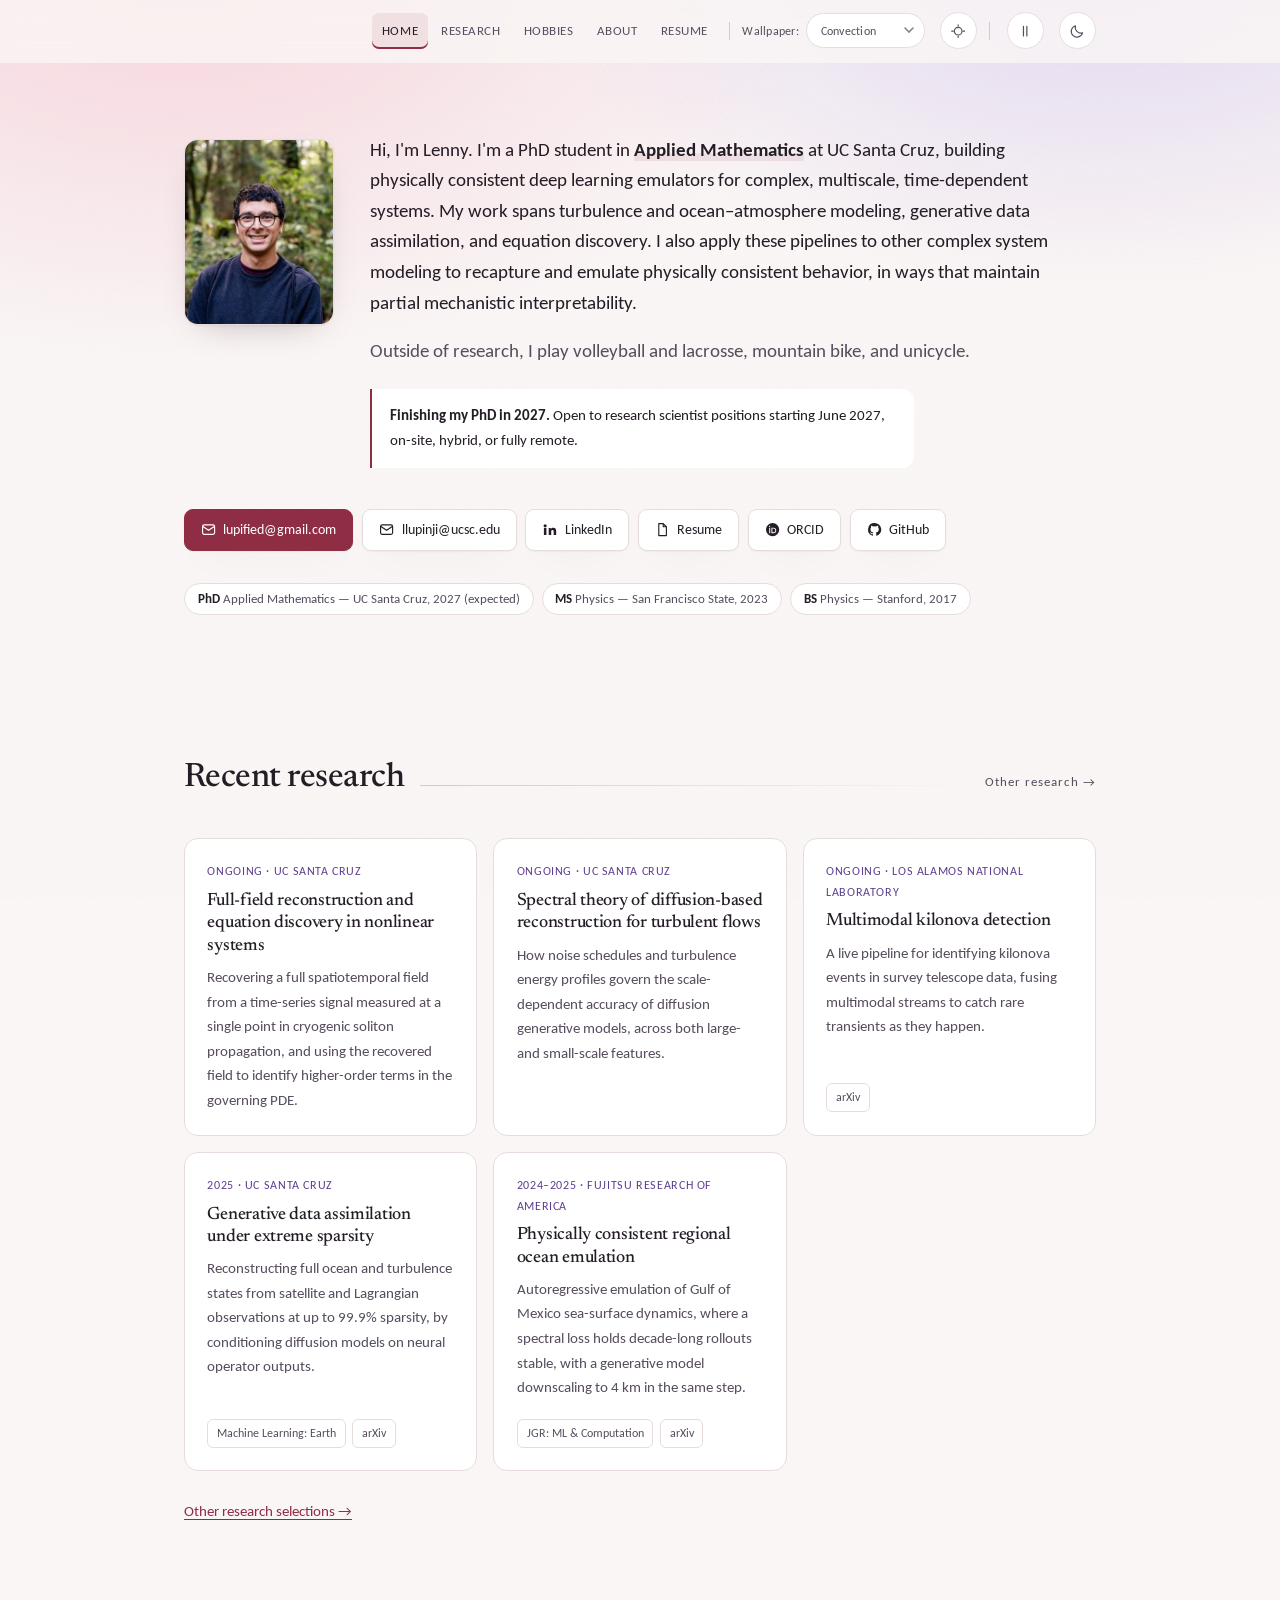
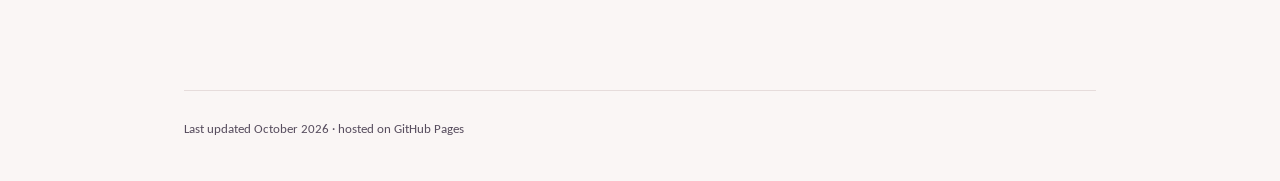
<file: index.html>
<!DOCTYPE html>
<html lang="en" data-theme="dark">
<head>
<meta charset="UTF-8">
<meta name="viewport" content="width=device-width, initial-scale=1">
<title>Lupin - Home</title>
<meta name="description" content="Leonard (Lenny) Lupin-Jimenez is a machine learning researcher and Applied Mathematics PhD candidate at UC Santa Cruz, building physically consistent deep learning emulators for complex, multiscale, time-dependent systems.">

<link rel="canonical" href="https://lupify.github.io/">

<!-- Link previews (Slack, LinkedIn, iMessage) and machine identity resolution. -->
<meta property="og:type" content="website">
<meta property="og:site_name" content="Leonard (Lenny) Lupin-Jimenez">
<meta property="og:title" content="Leonard (Lenny) Lupin-Jimenez — ML researcher, Applied Mathematics PhD">
<meta property="og:description" content="Leonard (Lenny) Lupin-Jimenez is a machine learning researcher and Applied Mathematics PhD candidate at UC Santa Cruz, building physically consistent deep learning emulators for complex, multiscale, time-dependent systems.">
<meta property="og:url" content="https://lupify.github.io/">
<meta property="og:locale" content="en_US">
<meta property="og:image" content="https://lupify.github.io/img/leonard-lupin-jimenez.jpg">
<meta property="og:image:width" content="640">
<meta property="og:image:height" content="792">
<meta property="og:image:alt" content="Leonard (Lenny) Lupin-Jimenez">
<meta name="twitter:card" content="summary">
<meta name="twitter:image" content="https://lupify.github.io/img/leonard-lupin-jimenez.jpg">
<meta name="twitter:title" content="Leonard (Lenny) Lupin-Jimenez — ML researcher, Applied Mathematics PhD">
<meta name="twitter:description" content="Leonard (Lenny) Lupin-Jimenez is a machine learning researcher and Applied Mathematics PhD candidate at UC Santa Cruz, building physically consistent deep learning emulators for complex, multiscale, time-dependent systems.">

<script type="application/ld+json">
{
  "@context": "https://schema.org",
  "@type": "Person",
  "name": "Leonard Lupin-Jimenez",
  "alternateName": [
    "Lenny Lupin-Jimenez",
    "Leonard C. Lupin-Jimenez",
    "L. Lupin-Jimenez"
  ],
  "url": "https://lupify.github.io/",
  "email": [
    "mailto:lupified@gmail.com",
    "mailto:llupinji@ucsc.edu"
  ],
  "jobTitle": "Machine Learning Researcher; PhD Candidate in Applied Mathematics",
  "description": "Machine learning researcher building physically consistent deep learning emulators for complex, multiscale, time-dependent systems: turbulence and ocean-atmosphere modeling, generative data assimilation, and equation discovery.",
  "affiliation": {
    "@type": "CollegeOrUniversity",
    "name": "University of California, Santa Cruz",
    "department": "Theoretical and Applied Complex Systems Lab"
  },
  "alumniOf": [
    {
      "@type": "CollegeOrUniversity",
      "name": "Stanford University"
    },
    {
      "@type": "CollegeOrUniversity",
      "name": "San Francisco State University"
    }
  ],
  "knowsAbout": [
    "Machine learning",
    "Scientific machine learning",
    "Deep learning emulation",
    "Neural operators",
    "Diffusion generative models",
    "Data assimilation",
    "Computational fluid dynamics",
    "Turbulence modeling",
    "Physical oceanography",
    "Applied mathematics",
    "PyTorch",
    "Python"
  ],
  "sameAs": [
    "https://www.linkedin.com/in/leonard-lupin-jimenez/",
    "https://github.com/lupify",
    "https://orcid.org/0000-0002-5613-3019",
    "https://scholar.google.com/citations?user=G2jDvcoAAAAJ"
  ],
  "image": "https://lupify.github.io/img/leonard-lupin-jimenez.jpg"
}
</script>
<meta name="color-scheme" content="dark light">

<!-- Set the theme before first paint: stored choice > system preference > dark. -->
<script>
  (function () {
    try {
      var stored = localStorage.getItem('theme');
      if (stored === 'light' || stored === 'dark') {
        document.documentElement.dataset.theme = stored;
        return;
      }
      var mq = window.matchMedia('(prefers-color-scheme: light)');
      document.documentElement.dataset.theme = mq.matches ? 'light' : 'dark';
    } catch (e) {
      document.documentElement.dataset.theme = 'dark';
    }
  })();

  // Animation preference: on, unless the system asks for reduced motion or
  // this visitor has turned it off before.  Set before first paint so the
  // background never starts and then stops.  Note that 'off' means paused,
  // not disabled -- the play button still starts it for anyone who wants it,
  // and an explicit choice outranks the system hint.
  (function () {
    var v = 'on';
    try {
      if (window.matchMedia('(prefers-reduced-motion: reduce)').matches) v = 'off';
      var stored = localStorage.getItem('anim');
      if (stored === 'on' || stored === 'off') v = stored;
    } catch (e) {}
    document.documentElement.dataset.anim = v;
  })();

  // Background focus: blurred unless this visitor has sharpened it before.
  // Set before first paint too, so the field is never laid down one way and
  // then swapped to the other.
  (function () {
    var v = 'on';
    try {
      var stored = localStorage.getItem('bgBlur');
      if (stored === 'on' || stored === 'off') v = stored;
    } catch (e) {}
    document.documentElement.dataset.bgBlur = v;
  })();
</script>

<!-- Analytics: GoatCounter, no cookies and no consent banner needed.  Counts
     the first pageview itself; site.js counts the soft navigations after it. -->
<script data-goatcounter="https://lupify.goatcounter.com/count"
        async src="//gc.zgo.at/count.js"></script>

<link rel="preconnect" href="https://fonts.googleapis.com">
<link rel="preconnect" href="https://fonts.gstatic.com" crossorigin>
<link href="https://fonts.googleapis.com/css2?family=Newsreader:ital,opsz,wght@0,6..72,400;0,6..72,500;0,6..72,600;1,6..72,400&family=Carlito:ital,wght@0,400;0,700;1,400;1,700&display=swap" rel="stylesheet">
<link rel="stylesheet" href="styles.css?v=58">
</head>
<body>

<canvas id="field" aria-hidden="true"></canvas>

<a class="skip" href="#main">Skip to content</a>

<div class="topbar" id="topbar">
  <div class="wrap topbar__inner">
    <nav class="nav" aria-label="Sections">
      <a href="index.html">Home</a>
      <a href="research.html">Research</a>
      <a href="projects.html">Hobbies</a>
      <a href="about.html">About</a>
      <a href="resume.html">Resume</a>
    </nav>
    <span class="bar" aria-hidden="true"></span>
    <label class="simpick">
      <span class="simpick__label">Wallpaper:</span>
      <select id="sim-select">
        <option value="random">Random</option>
        <option value="turbulence">Turbulence</option>
        <option value="shallow">Shallow water</option>
        <option value="convection">Convection</option>
        <option value="life">Conway's Life</option>
      </select>
    </label>
    <button class="toggle" id="blur-toggle" type="button" aria-label="Sharpen background simulation">
      <svg class="i-sharp" viewBox="0 0 24 24" fill="none" stroke="currentColor" stroke-width="1.7" stroke-linecap="round" aria-hidden="true">
        <circle cx="12" cy="12" r="5.6"/><path d="M12 2.6v2.2M12 19.2v2.2M2.6 12h2.2M19.2 12h2.2"/>
      </svg>
      <svg class="i-blur" viewBox="0 0 24 24" fill="none" stroke="currentColor" stroke-width="1.7" stroke-linecap="round" aria-hidden="true">
        <circle cx="12" cy="12" r="5.6" stroke-dasharray="2.2 2.7"/><circle cx="12" cy="12" r="9.1" stroke-dasharray="1.6 3.3"/>
      </svg>
    </button>
    <span class="bar" aria-hidden="true"></span>
    <button class="toggle" id="motion-toggle" type="button" aria-label="Pause background animation">
      <svg class="i-pause" viewBox="0 0 24 24" fill="none" stroke="currentColor" stroke-width="1.8" stroke-linecap="round" aria-hidden="true">
        <path d="M9.5 5v14M14.5 5v14"/>
      </svg>
      <svg class="i-play" viewBox="0 0 24 24" fill="currentColor" aria-hidden="true">
        <path d="M8 5.2v13.6a.6.6 0 0 0 .92.5l10.5-6.8a.6.6 0 0 0 0-1l-10.5-6.8A.6.6 0 0 0 8 5.2z"/>
      </svg>
    </button>
    <button class="toggle" id="theme-toggle" type="button" aria-label="Switch color theme">
      <svg class="i-sun" viewBox="0 0 24 24" fill="none" stroke="currentColor" stroke-width="1.7" stroke-linecap="round" aria-hidden="true">
        <circle cx="12" cy="12" r="4"/><path d="M12 2v2M12 20v2M2 12h2M20 12h2M4.9 4.9l1.4 1.4M17.7 17.7l1.4 1.4M19.1 4.9l-1.4 1.4M6.3 17.7l-1.4 1.4"/>
      </svg>
      <svg class="i-moon" viewBox="0 0 24 24" fill="none" stroke="currentColor" stroke-width="1.7" stroke-linecap="round" stroke-linejoin="round" aria-hidden="true">
        <path d="M20 14.5A8.5 8.5 0 0 1 9.5 4a8.5 8.5 0 1 0 10.5 10.5z"/>
      </svg>
    </button>
  </div>
</div>

<main id="main">

<!-- ============ HERO ============ -->
<header class="hero">
  <div class="wrap">
    <h1 class="visually-hidden">Lenny Lupin-Jimenez</h1>

    <div class="intro">
    <img class="intro__portrait" src="img/headshot-sm.webp"
         alt="Leonard (Lenny) Lupin-Jimenez, smiling, in a redwood forest."
         width="320" height="396" decoding="async" onerror="this.remove()">
    <div class="intro__text">
    <p class="lead">
      Hi, I'm Lenny. I'm a PhD student in <strong>Applied Mathematics</strong> at UC Santa Cruz,
      building physically consistent deep learning emulators for complex, multiscale,
      time-dependent systems. My work spans turbulence and ocean&ndash;atmosphere modeling,
      generative data assimilation, and equation discovery. I also apply these pipelines to
      other complex system modeling to recapture and emulate physically consistent behavior,
      in ways that maintain partial mechanistic interpretability.
    </p>

    <p class="lead lead--muted">
      Outside of research, I play volleyball and lacrosse, mountain bike, and unicycle.
    </p>

    <p class="avail">
      <b>Finishing my PhD in 2027.</b> Open to research scientist positions
      starting June&nbsp;2027, on-site, hybrid, or fully remote.
    </p>
    </div>
    </div>

    <div class="links">
      <a class="btn btn--primary" href="mailto:lupified@gmail.com" title="Copy email address" draggable="false">
        <svg viewBox="0 0 24 24" fill="none" stroke="currentColor" stroke-width="1.8" aria-hidden="true"><rect x="2.5" y="4.5" width="19" height="15" rx="2.5"/><path d="m3 7 9 6 9-6"/></svg>
        lupified@gmail.com
      </a>
      <a class="btn" href="mailto:llupinji@ucsc.edu" title="Copy email address" draggable="false">
        <svg viewBox="0 0 24 24" fill="none" stroke="currentColor" stroke-width="1.8" aria-hidden="true"><rect x="2.5" y="4.5" width="19" height="15" rx="2.5"/><path d="m3 7 9 6 9-6"/></svg>
        llupinji@ucsc.edu
      </a>
      <a class="btn" href="https://www.linkedin.com/in/leonard-lupin-jimenez/" target="_blank" rel="noopener">
        <svg viewBox="0 0 24 24" fill="currentColor" aria-hidden="true"><path d="M4.98 3.5a2.5 2.5 0 1 1 0 5 2.5 2.5 0 0 1 0-5zM3 9.5h4v11H3v-11zm7 0h3.83v1.5h.05c.53-.95 1.83-1.95 3.77-1.95 4.03 0 4.78 2.49 4.78 5.73v5.72h-4v-5.07c0-1.21-.02-2.77-1.79-2.77-1.79 0-2.07 1.32-2.07 2.68v5.16h-4v-11z"/></svg>
        LinkedIn
      </a>
      <a class="btn" href="resume.html">
        <svg viewBox="0 0 24 24" fill="none" stroke="currentColor" stroke-width="1.8" stroke-linejoin="round" aria-hidden="true"><path d="M6 2.5h7l5 5v14H6z"/><path d="M13 2.5v5h5"/></svg>
        Resume
      </a>
      <a class="btn" href="https://orcid.org/0000-0002-5613-3019" target="_blank" rel="noopener">
        <svg viewBox="0 0 24 24" fill="currentColor" aria-hidden="true"><path d="M12 1.5A10.5 10.5 0 1 0 22.5 12 10.51 10.51 0 0 0 12 1.5zM8.2 17.6H6.65V8.9H8.2v8.7zM7.42 7.9a.94.94 0 1 1 0-1.88.94.94 0 0 1 0 1.88zm4.2 9.7h-1.5V8.9h3.36c2.9 0 4.32 1.9 4.32 4.35 0 2.46-1.6 4.35-4.4 4.35h-1.78zm0-1.4h1.62c2.06 0 3.02-1.3 3.02-2.95 0-1.62-.9-2.95-2.98-2.95h-1.66v5.9z"/></svg>
        ORCID
      </a>
      <a class="btn" href="https://github.com/lupify" target="_blank" rel="noopener">
        <svg viewBox="0 0 24 24" fill="currentColor" aria-hidden="true"><path d="M12 1.7a10.3 10.3 0 0 0-3.26 20.07c.52.1.71-.22.71-.5v-1.9c-2.87.63-3.48-1.22-3.48-1.22-.47-1.2-1.15-1.52-1.15-1.52-.94-.64.07-.63.07-.63 1.04.08 1.59 1.07 1.59 1.07.92 1.59 2.42 1.13 3.01.86.09-.67.36-1.13.66-1.39-2.29-.26-4.7-1.15-4.7-5.1 0-1.13.4-2.05 1.06-2.77-.11-.26-.46-1.3.1-2.72 0 0 .87-.28 2.85 1.06a9.8 9.8 0 0 1 5.18 0c1.98-1.34 2.85-1.06 2.85-1.06.56 1.42.21 2.46.1 2.72.66.72 1.06 1.64 1.06 2.77 0 3.96-2.42 4.83-4.72 5.09.37.32.7.95.7 1.92v2.85c0 .28.19.61.72.5A10.3 10.3 0 0 0 12 1.7z"/></svg>
        GitHub
      </a>
    </div>

    <div class="chips">
      <span class="chip"><b>PhD</b> Applied Mathematics &mdash; UC Santa Cruz, 2027 (expected)</span>
      <span class="chip"><b>MS</b> Physics &mdash; San Francisco State, 2023</span>
      <span class="chip"><b>BS</b> Physics &mdash; Stanford, 2017</span>
    </div>
  </div>
</header>

<!-- ============ SELECTED WORK ============ -->
<section class="section" id="work">
  <div class="wrap">
    <div class="section__head reveal">
      <h2>Recent research</h2>
      <span class="rule"></span>
      <a class="count" href="research.html">Other research &rarr;</a>
    </div>

    <div class="cards">
      <article class="card reveal">
        <p class="card__meta">Ongoing &middot; UC Santa Cruz</p>
        <h3>Full-field reconstruction and equation discovery in nonlinear systems</h3>
        <p class="excerpt">Recovering a full spatiotemporal field from a time-series signal
           measured at a single point in cryogenic soliton propagation, and using the
           recovered field to identify higher-order terms in the governing PDE.</p>
      </article>
      <article class="card reveal">
        <p class="card__meta">Ongoing &middot; UC Santa Cruz</p>
        <h3>Spectral theory of diffusion-based reconstruction for turbulent flows</h3>
        <p class="excerpt">How noise schedules and turbulence energy profiles govern the
           scale-dependent accuracy of diffusion generative models, across both large- and
           small-scale features.</p>
      </article>
      <article class="card reveal">
        <p class="card__meta">Ongoing &middot; Los Alamos National Laboratory</p>
        <h3>Multimodal kilonova detection</h3>
        <p class="excerpt">A live pipeline for identifying kilonova events in survey telescope data, fusing multimodal streams to catch rare transients as they happen.</p>
        <div class="card__foot">
          <a href="https://arxiv.org/abs/2610.02088" target="_blank" rel="noopener">arXiv</a>
        </div>
      </article>
      <article class="card reveal">
        <p class="card__meta">2025 &middot; UC Santa Cruz</p>
        <h3>Generative data assimilation under extreme sparsity</h3>
        <p class="excerpt">Reconstructing full ocean and turbulence states from satellite and Lagrangian observations at up to 99.9% sparsity, by conditioning diffusion models on neural operator outputs.</p>
        <div class="card__foot">
          <a href="https://iopscience.iop.org/article/10.1088/3049-4753/ae0b70" target="_blank" rel="noopener">Machine Learning: Earth</a>
          <a href="https://arxiv.org/abs/2507.06479" target="_blank" rel="noopener">arXiv</a>
        </div>
      </article>
      <article class="card reveal">
        <p class="card__meta">2024&ndash;2025 &middot; Fujitsu Research of America</p>
        <h3>Physically consistent regional ocean emulation</h3>
        <p class="excerpt">Autoregressive emulation of Gulf of Mexico sea-surface dynamics, where a spectral loss holds decade-long rollouts stable, with a generative model downscaling to 4&nbsp;km in the same step.</p>
        <div class="card__foot">
          <a href="https://agupubs.onlinelibrary.wiley.com/doi/10.1029/2025JH000851" target="_blank" rel="noopener">JGR: ML &amp; Computation</a>
          <a href="https://arxiv.org/abs/2501.05058" target="_blank" rel="noopener">arXiv</a>
        </div>
      </article>
    </div>

    <p class="pagelink"><a href="research.html">Other research selections &rarr;</a></p>
  </div>
</section>

<div class="wrap">
  <footer>
    <span>Last updated <time datetime="2026-10-28">October 2026</time> &middot; hosted on GitHub Pages</span>
  </footer>
</div>

</main>

<script src="site.js?v=46" defer></script>
<script src="background.js?v=42" defer></script>
</body>
</html>
</file>
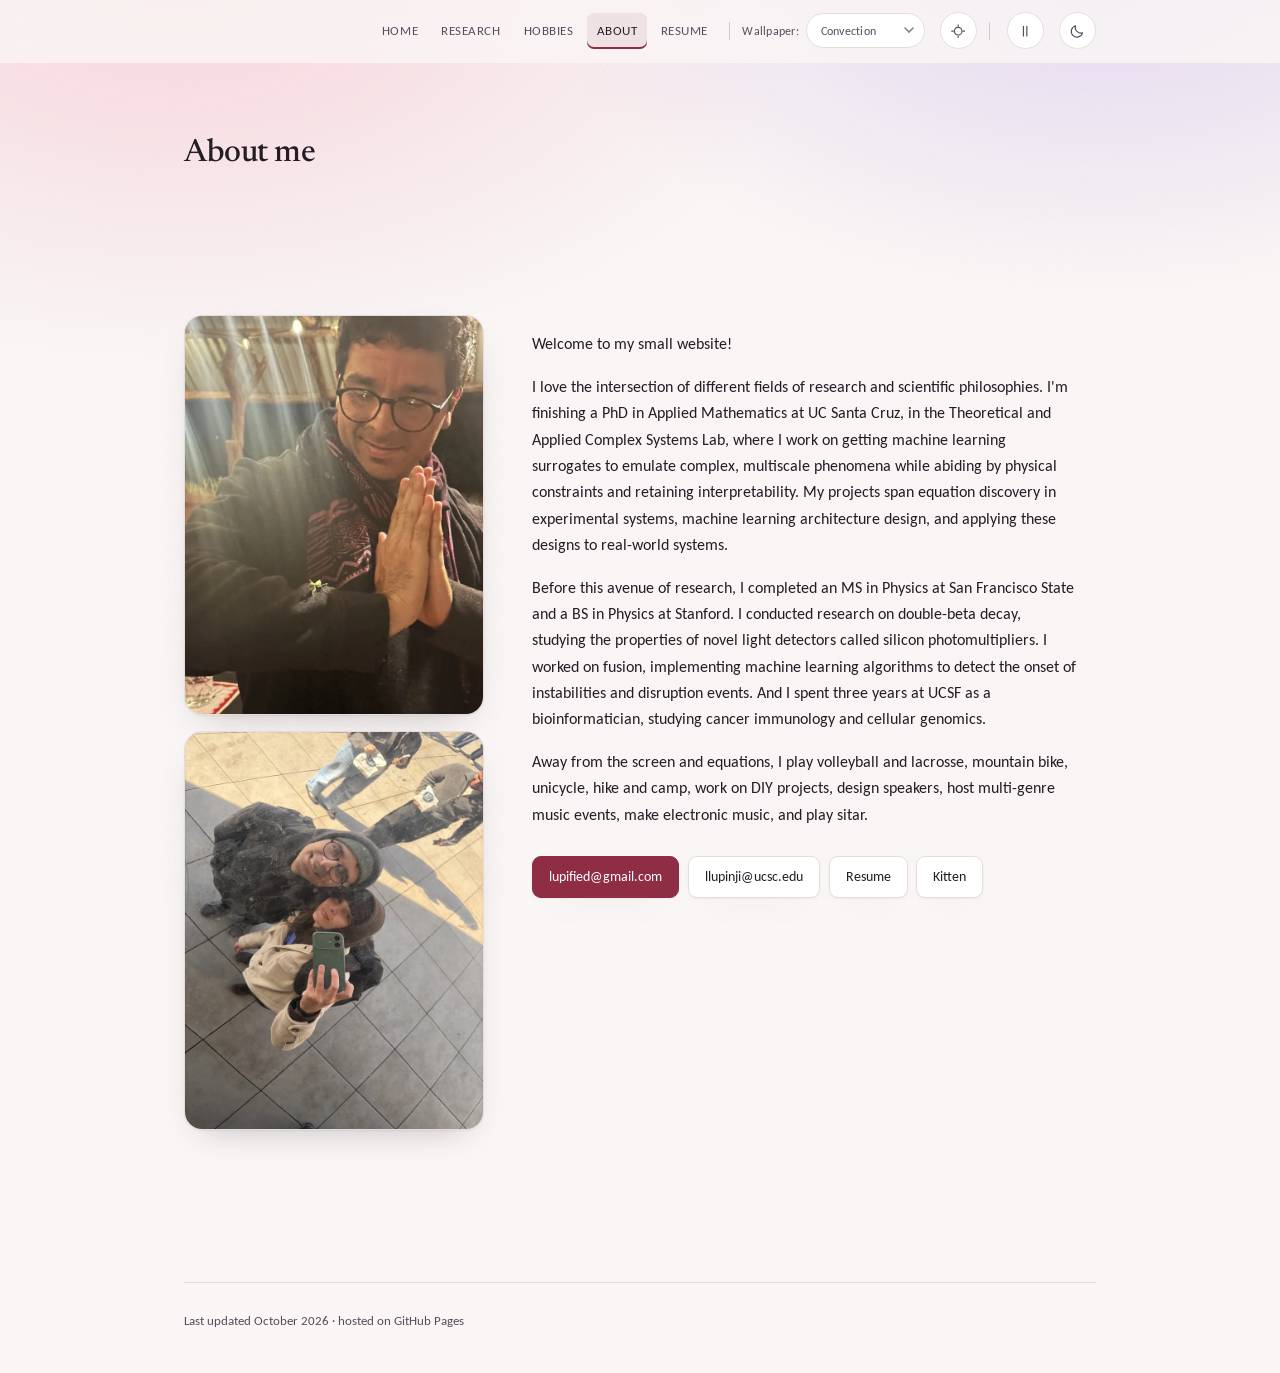
<file: about.html>
<!DOCTYPE html>
<html lang="en" data-theme="dark">
<head>
<meta charset="UTF-8">
<meta name="viewport" content="width=device-width, initial-scale=1">
<title>Lupin - About</title>
<meta name="description" content="About Leonard (Lenny) Lupin-Jimenez, a machine learning researcher and Applied Mathematics PhD candidate at UC Santa Cruz: physics-constrained surrogates for complex multiscale systems, by way of double-beta decay, fusion, and cancer immunology.">

<link rel="canonical" href="https://lupify.github.io/about.html">

<!-- Link previews (Slack, LinkedIn, iMessage) and machine identity resolution. -->
<meta property="og:type" content="website">
<meta property="og:site_name" content="Leonard (Lenny) Lupin-Jimenez">
<meta property="og:title" content="About — Leonard (Lenny) Lupin-Jimenez">
<meta property="og:description" content="About Leonard (Lenny) Lupin-Jimenez, a machine learning researcher and Applied Mathematics PhD candidate at UC Santa Cruz: physics-constrained surrogates for complex multiscale systems, by way of double-beta decay, fusion, and cancer immunology.">
<meta property="og:url" content="https://lupify.github.io/about.html">
<meta property="og:locale" content="en_US">
<meta property="og:image" content="https://lupify.github.io/img/leonard-lupin-jimenez.jpg">
<meta property="og:image:width" content="640">
<meta property="og:image:height" content="792">
<meta property="og:image:alt" content="Leonard (Lenny) Lupin-Jimenez">
<meta name="twitter:card" content="summary">
<meta name="twitter:image" content="https://lupify.github.io/img/leonard-lupin-jimenez.jpg">
<meta name="twitter:title" content="About — Leonard (Lenny) Lupin-Jimenez">
<meta name="twitter:description" content="About Leonard (Lenny) Lupin-Jimenez, a machine learning researcher and Applied Mathematics PhD candidate at UC Santa Cruz: physics-constrained surrogates for complex multiscale systems, by way of double-beta decay, fusion, and cancer immunology.">

<meta name="color-scheme" content="dark light">

<!-- Set the theme before first paint: stored choice > system preference > dark. -->
<script>
  (function () {
    try {
      var stored = localStorage.getItem('theme');
      if (stored === 'light' || stored === 'dark') {
        document.documentElement.dataset.theme = stored;
        return;
      }
      var mq = window.matchMedia('(prefers-color-scheme: light)');
      document.documentElement.dataset.theme = mq.matches ? 'light' : 'dark';
    } catch (e) {
      document.documentElement.dataset.theme = 'dark';
    }
  })();

  // Animation preference: on, unless the system asks for reduced motion or
  // this visitor has turned it off before.  Set before first paint so the
  // background never starts and then stops.  Note that 'off' means paused,
  // not disabled -- the play button still starts it for anyone who wants it,
  // and an explicit choice outranks the system hint.
  (function () {
    var v = 'on';
    try {
      if (window.matchMedia('(prefers-reduced-motion: reduce)').matches) v = 'off';
      var stored = localStorage.getItem('anim');
      if (stored === 'on' || stored === 'off') v = stored;
    } catch (e) {}
    document.documentElement.dataset.anim = v;
  })();

  // Background focus: blurred unless this visitor has sharpened it before.
  // Set before first paint too, so the field is never laid down one way and
  // then swapped to the other.
  (function () {
    var v = 'on';
    try {
      var stored = localStorage.getItem('bgBlur');
      if (stored === 'on' || stored === 'off') v = stored;
    } catch (e) {}
    document.documentElement.dataset.bgBlur = v;
  })();
</script>

<!-- Analytics: GoatCounter, no cookies and no consent banner needed.  Counts
     the first pageview itself; site.js counts the soft navigations after it. -->
<script data-goatcounter="https://lupify.goatcounter.com/count"
        async src="//gc.zgo.at/count.js"></script>

<link rel="preconnect" href="https://fonts.googleapis.com">
<link rel="preconnect" href="https://fonts.gstatic.com" crossorigin>
<link href="https://fonts.googleapis.com/css2?family=Newsreader:ital,opsz,wght@0,6..72,400;0,6..72,500;0,6..72,600;1,6..72,400&family=Carlito:ital,wght@0,400;0,700;1,400;1,700&display=swap" rel="stylesheet">
<link rel="stylesheet" href="styles.css?v=58">
</head>
<body>

<canvas id="field" aria-hidden="true"></canvas>

<a class="skip" href="#main">Skip to content</a>

<div class="topbar" id="topbar">
  <div class="wrap topbar__inner">
    <nav class="nav" aria-label="Sections">
      <a href="index.html">Home</a>
      <a href="research.html">Research</a>
      <a href="projects.html">Hobbies</a>
      <a href="about.html">About</a>
      <a href="resume.html">Resume</a>
    </nav>
    <span class="bar" aria-hidden="true"></span>
    <label class="simpick">
      <span class="simpick__label">Wallpaper:</span>
      <select id="sim-select">
        <option value="random">Random</option>
        <option value="turbulence">Turbulence</option>
        <option value="shallow">Shallow water</option>
        <option value="convection">Convection</option>
        <option value="life">Conway's Life</option>
      </select>
    </label>
    <button class="toggle" id="blur-toggle" type="button" aria-label="Sharpen background simulation">
      <svg class="i-sharp" viewBox="0 0 24 24" fill="none" stroke="currentColor" stroke-width="1.7" stroke-linecap="round" aria-hidden="true">
        <circle cx="12" cy="12" r="5.6"/><path d="M12 2.6v2.2M12 19.2v2.2M2.6 12h2.2M19.2 12h2.2"/>
      </svg>
      <svg class="i-blur" viewBox="0 0 24 24" fill="none" stroke="currentColor" stroke-width="1.7" stroke-linecap="round" aria-hidden="true">
        <circle cx="12" cy="12" r="5.6" stroke-dasharray="2.2 2.7"/><circle cx="12" cy="12" r="9.1" stroke-dasharray="1.6 3.3"/>
      </svg>
    </button>
    <span class="bar" aria-hidden="true"></span>
    <button class="toggle" id="motion-toggle" type="button" aria-label="Pause background animation">
      <svg class="i-pause" viewBox="0 0 24 24" fill="none" stroke="currentColor" stroke-width="1.8" stroke-linecap="round" aria-hidden="true">
        <path d="M9.5 5v14M14.5 5v14"/>
      </svg>
      <svg class="i-play" viewBox="0 0 24 24" fill="currentColor" aria-hidden="true">
        <path d="M8 5.2v13.6a.6.6 0 0 0 .92.5l10.5-6.8a.6.6 0 0 0 0-1l-10.5-6.8A.6.6 0 0 0 8 5.2z"/>
      </svg>
    </button>
    <button class="toggle" id="theme-toggle" type="button" aria-label="Switch color theme">
      <svg class="i-sun" viewBox="0 0 24 24" fill="none" stroke="currentColor" stroke-width="1.7" stroke-linecap="round" aria-hidden="true">
        <circle cx="12" cy="12" r="4"/><path d="M12 2v2M12 20v2M2 12h2M20 12h2M4.9 4.9l1.4 1.4M17.7 17.7l1.4 1.4M19.1 4.9l-1.4 1.4M6.3 17.7l-1.4 1.4"/>
      </svg>
      <svg class="i-moon" viewBox="0 0 24 24" fill="none" stroke="currentColor" stroke-width="1.7" stroke-linecap="round" stroke-linejoin="round" aria-hidden="true">
        <path d="M20 14.5A8.5 8.5 0 0 1 9.5 4a8.5 8.5 0 1 0 10.5 10.5z"/>
      </svg>
    </button>
  </div>
</div>

<main id="main">

<header class="hero">
  <div class="wrap">
    <h1>About me</h1>
  </div>
</header>

<section class="section" id="about">
  <div class="wrap">
    <div class="about reveal">
      <!-- Each removes itself rather than showing a broken-image icon if the
           file is missing; the text column then takes the width back. -->
      <div class="about__stack">
        <img class="about__portrait" src="img/praying-mantis.webp"
             alt="Leonard (Lenny) Lupin-Jimenez, hands pressed together, with a small praying mantis on his sleeve."
             width="720" height="960" decoding="async"
             onerror="this.remove()">
        <img class="about__portrait" src="img/bean.webp"
             alt="Leonard (Lenny) Lupin-Jimenez and a friend taking a selfie in a mirrored sculpture."
             width="720" height="960" loading="lazy" decoding="async"
             onerror="this.remove()">
      </div>
      <div class="about__body">
        <p>Welcome to my small website!</p>

        <p>I love the intersection of different fields of research and scientific
           philosophies. I'm finishing a PhD in Applied Mathematics at UC Santa Cruz,
           in the Theoretical and Applied Complex Systems Lab, where I work on getting
           machine learning surrogates to emulate complex, multiscale phenomena while
           abiding by physical constraints and retaining interpretability. My projects
           span equation discovery in experimental systems, machine learning
           architecture design, and applying these designs to real-world systems.</p>

        <p>Before this avenue of research, I completed an MS in Physics at San Francisco
           State and a BS in Physics at Stanford. I conducted research on double-beta
           decay, studying the properties of novel light detectors called silicon
           photomultipliers. I worked on fusion, implementing machine learning algorithms
           to detect the onset of instabilities and disruption events. And I spent three
           years at UCSF as a bioinformatician, studying cancer immunology and cellular
           genomics.</p>

        <p>Away from the screen and equations, I play volleyball and lacrosse, mountain bike,
           unicycle, hike and camp, work on DIY projects, design speakers, host multi-genre
           music events, make electronic music, and play sitar.</p>

        <p class="links" style="margin-top:1.75rem">
          <a class="btn btn--primary" href="mailto:lupified@gmail.com" title="Copy email address" draggable="false">lupified@gmail.com</a>
          <a class="btn" href="mailto:llupinji@ucsc.edu" title="Copy email address" draggable="false">llupinji@ucsc.edu</a>
          <a class="btn" href="resume.html">Resume</a>
          <button class="btn" type="button" aria-haspopup="dialog"
                  onclick="document.getElementById('kitten').showModal()">Kitten</button>
        </p>

        <!-- Click anywhere, or press Escape, to close. -->
        <dialog class="kitten" id="kitten" aria-label="Clea" onclick="this.close()">
          <img src="img/clea.webp" width="600" height="800" loading="lazy" decoding="async"
               alt="Clea, a long-haired black and white cat, lounging on her back on a blue couch.">
          <p>Our cat Clea :)</p>
        </dialog>
      </div>
    </div>
  </div>
</section>

<div class="wrap">
  <footer>
    <span>Last updated <time datetime="2026-10-28">October 2026</time> &middot; hosted on GitHub Pages</span>
  </footer>
</div>

</main>

<script src="site.js?v=46" defer></script>
<script src="background.js?v=42" defer></script>
</body>
</html>
</file>
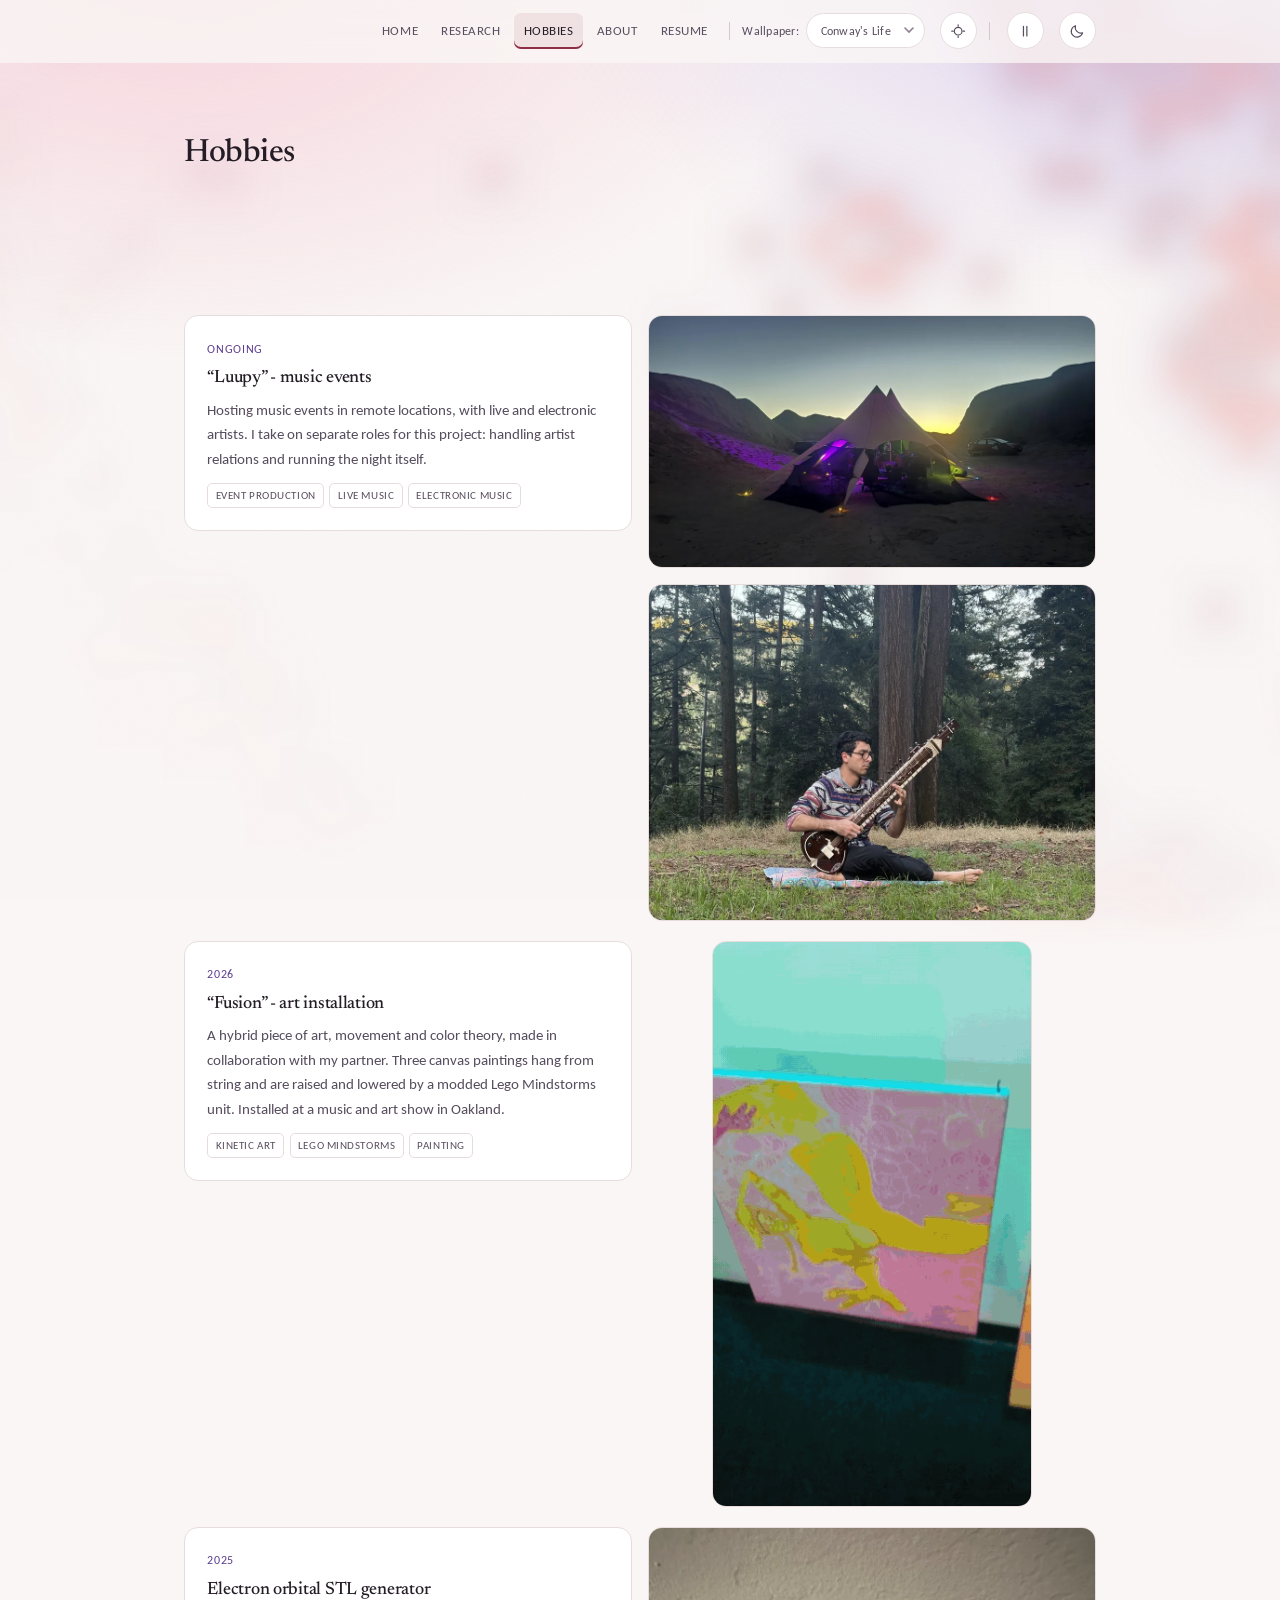
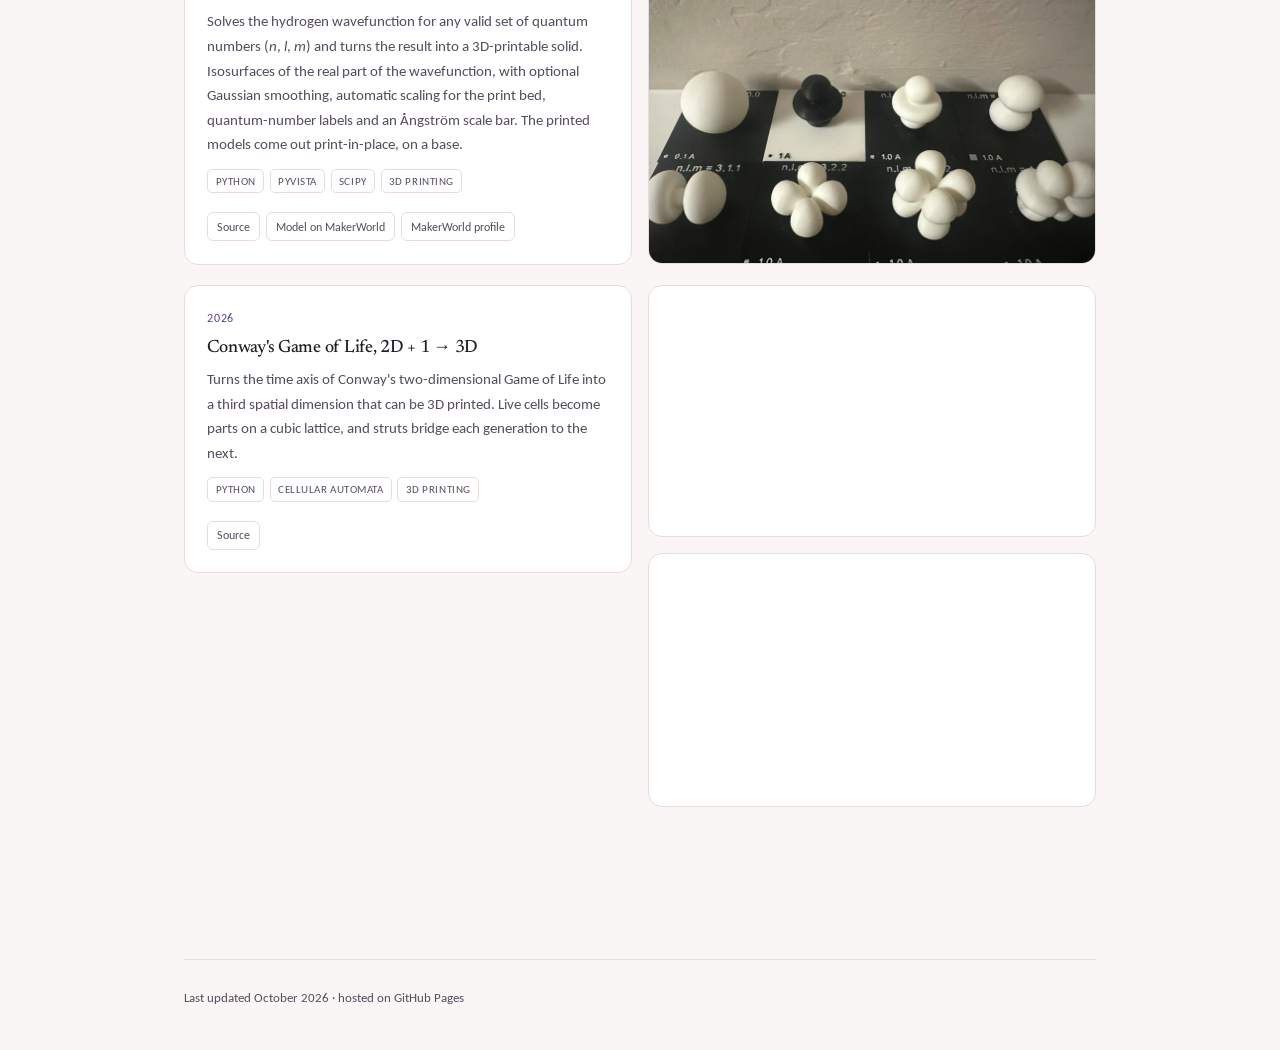
<file: projects.html>
<!DOCTYPE html>
<html lang="en" data-theme="dark">
<head>
<meta charset="UTF-8">
<meta name="viewport" content="width=device-width, initial-scale=1">
<title>Lupin - Hobbies</title>
<meta name="description" content="Things Leonard (Lenny) Lupin-Jimenez builds outside of research: music events in remote places, a kinetic art installation, 3D-printable electron orbitals, and Game of Life sculptures.">

<link rel="canonical" href="https://lupify.github.io/projects.html">

<!-- Link previews (Slack, LinkedIn, iMessage) and machine identity resolution. -->
<meta property="og:type" content="website">
<meta property="og:site_name" content="Leonard (Lenny) Lupin-Jimenez">
<meta property="og:title" content="Hobbies — Leonard (Lenny) Lupin-Jimenez">
<meta property="og:description" content="Things Leonard (Lenny) Lupin-Jimenez builds outside of research: music events in remote places, a kinetic art installation, 3D-printable electron orbitals, and Game of Life sculptures.">
<meta property="og:url" content="https://lupify.github.io/projects.html">
<meta property="og:locale" content="en_US">
<meta property="og:image" content="https://lupify.github.io/img/leonard-lupin-jimenez.jpg">
<meta property="og:image:width" content="640">
<meta property="og:image:height" content="792">
<meta property="og:image:alt" content="Leonard (Lenny) Lupin-Jimenez">
<meta name="twitter:card" content="summary">
<meta name="twitter:image" content="https://lupify.github.io/img/leonard-lupin-jimenez.jpg">
<meta name="twitter:title" content="Hobbies — Leonard (Lenny) Lupin-Jimenez">
<meta name="twitter:description" content="Things Leonard (Lenny) Lupin-Jimenez builds outside of research: music events in remote places, a kinetic art installation, 3D-printable electron orbitals, and Game of Life sculptures.">
<meta name="color-scheme" content="dark light">

<!-- Set the theme before first paint: stored choice > system preference > dark. -->
<script>
  (function () {
    try {
      var stored = localStorage.getItem('theme');
      if (stored === 'light' || stored === 'dark') {
        document.documentElement.dataset.theme = stored;
        return;
      }
      var mq = window.matchMedia('(prefers-color-scheme: light)');
      document.documentElement.dataset.theme = mq.matches ? 'light' : 'dark';
    } catch (e) {
      document.documentElement.dataset.theme = 'dark';
    }
  })();

  // Animation preference: on, unless the system asks for reduced motion or
  // this visitor has turned it off before.  Set before first paint so the
  // background never starts and then stops.  Note that 'off' means paused,
  // not disabled -- the play button still starts it for anyone who wants it,
  // and an explicit choice outranks the system hint.
  (function () {
    var v = 'on';
    try {
      if (window.matchMedia('(prefers-reduced-motion: reduce)').matches) v = 'off';
      var stored = localStorage.getItem('anim');
      if (stored === 'on' || stored === 'off') v = stored;
    } catch (e) {}
    document.documentElement.dataset.anim = v;
  })();

  // Background focus: blurred unless this visitor has sharpened it before.
  // Set before first paint too, so the field is never laid down one way and
  // then swapped to the other.
  (function () {
    var v = 'on';
    try {
      var stored = localStorage.getItem('bgBlur');
      if (stored === 'on' || stored === 'off') v = stored;
    } catch (e) {}
    document.documentElement.dataset.bgBlur = v;
  })();
</script>

<!-- Analytics: GoatCounter, no cookies and no consent banner needed.  Counts
     the first pageview itself; site.js counts the soft navigations after it. -->
<script data-goatcounter="https://lupify.goatcounter.com/count"
        async src="//gc.zgo.at/count.js"></script>

<link rel="preconnect" href="https://fonts.googleapis.com">
<link rel="preconnect" href="https://fonts.gstatic.com" crossorigin>
<link href="https://fonts.googleapis.com/css2?family=Newsreader:ital,opsz,wght@0,6..72,400;0,6..72,500;0,6..72,600;1,6..72,400&family=Carlito:ital,wght@0,400;0,700;1,400;1,700&display=swap" rel="stylesheet">
<link rel="stylesheet" href="styles.css?v=58">
</head>
<body>

<canvas id="field" aria-hidden="true"></canvas>

<a class="skip" href="#main">Skip to content</a>

<div class="topbar" id="topbar">
  <div class="wrap topbar__inner">
    <nav class="nav" aria-label="Sections">
      <a href="index.html">Home</a>
      <a href="research.html">Research</a>
      <a href="projects.html">Hobbies</a>
      <a href="about.html">About</a>
      <a href="resume.html">Resume</a>
    </nav>
    <span class="bar" aria-hidden="true"></span>
    <label class="simpick">
      <span class="simpick__label">Wallpaper:</span>
      <select id="sim-select">
        <option value="random">Random</option>
        <option value="turbulence">Turbulence</option>
        <option value="shallow">Shallow water</option>
        <option value="convection">Convection</option>
        <option value="life">Conway's Life</option>
      </select>
    </label>
    <button class="toggle" id="blur-toggle" type="button" aria-label="Sharpen background simulation">
      <svg class="i-sharp" viewBox="0 0 24 24" fill="none" stroke="currentColor" stroke-width="1.7" stroke-linecap="round" aria-hidden="true">
        <circle cx="12" cy="12" r="5.6"/><path d="M12 2.6v2.2M12 19.2v2.2M2.6 12h2.2M19.2 12h2.2"/>
      </svg>
      <svg class="i-blur" viewBox="0 0 24 24" fill="none" stroke="currentColor" stroke-width="1.7" stroke-linecap="round" aria-hidden="true">
        <circle cx="12" cy="12" r="5.6" stroke-dasharray="2.2 2.7"/><circle cx="12" cy="12" r="9.1" stroke-dasharray="1.6 3.3"/>
      </svg>
    </button>
    <span class="bar" aria-hidden="true"></span>
    <button class="toggle" id="motion-toggle" type="button" aria-label="Pause background animation">
      <svg class="i-pause" viewBox="0 0 24 24" fill="none" stroke="currentColor" stroke-width="1.8" stroke-linecap="round" aria-hidden="true">
        <path d="M9.5 5v14M14.5 5v14"/>
      </svg>
      <svg class="i-play" viewBox="0 0 24 24" fill="currentColor" aria-hidden="true">
        <path d="M8 5.2v13.6a.6.6 0 0 0 .92.5l10.5-6.8a.6.6 0 0 0 0-1l-10.5-6.8A.6.6 0 0 0 8 5.2z"/>
      </svg>
    </button>
    <button class="toggle" id="theme-toggle" type="button" aria-label="Switch color theme">
      <svg class="i-sun" viewBox="0 0 24 24" fill="none" stroke="currentColor" stroke-width="1.7" stroke-linecap="round" aria-hidden="true">
        <circle cx="12" cy="12" r="4"/><path d="M12 2v2M12 20v2M2 12h2M20 12h2M4.9 4.9l1.4 1.4M17.7 17.7l1.4 1.4M19.1 4.9l-1.4 1.4M6.3 17.7l-1.4 1.4"/>
      </svg>
      <svg class="i-moon" viewBox="0 0 24 24" fill="none" stroke="currentColor" stroke-width="1.7" stroke-linecap="round" stroke-linejoin="round" aria-hidden="true">
        <path d="M20 14.5A8.5 8.5 0 0 1 9.5 4a8.5 8.5 0 1 0 10.5 10.5z"/>
      </svg>
    </button>
  </div>
</div>

<main id="main">

<header class="hero">
  <div class="wrap">
    <h1>Hobbies</h1>
  </div>
</header>

<section class="section" id="projects">
  <div class="wrap">
    <div class="projects">

      <div class="project">
        <article class="card reveal">
          <p class="card__meta">Ongoing</p>
          <h3>&ldquo;Luupy&rdquo; - music events</h3>
          <p class="excerpt">Hosting music events in remote locations, with live and
             electronic artists. I take on separate roles for this project: handling
             artist relations and running the night itself.</p>
          <p class="card__tags"><span class="tag">Event production</span> <span class="tag">Live music</span> <span class="tag">Electronic music</span></p>
        </article>
        <div class="project__stack">
          <figure class="project__media reveal">
            <img src="img/music-events-desert.webp" width="900" height="506" loading="lazy" decoding="async"
                 alt="A lit tent at dusk in a desert canyon, with an event underway inside.">
          </figure>
          <figure class="project__media reveal">
            <img src="img/sitar-tree.webp" width="960" height="720" loading="lazy" decoding="async"
                 alt="Leonard (Lenny) Lupin-Jimenez playing sitar on a blanket in a redwood forest.">
          </figure>
        </div>
      </div>

      <div class="project">
        <article class="card reveal">
          <p class="card__meta">2026</p>
          <h3>&ldquo;Fusion&rdquo; - art installation</h3>
          <p class="excerpt">A hybrid piece of art, movement and color theory, made in
             collaboration with my partner. Three canvas paintings hang from string and are
             raised and lowered by a modded Lego Mindstorms unit. Installed at a music and
             art show in Oakland.</p>
          <p class="card__tags"><span class="tag">Kinetic art</span> <span class="tag">Lego Mindstorms</span> <span class="tag">Painting</span></p>
        </article>
        <figure class="project__media project__media--tall reveal">
          <img src="img/fusion-art-installation.gif" width="320" height="568" loading="lazy" decoding="async"
               alt="Three suspended paintings on a gallery wall; the camera pans up the strings to the crate in the rafters that holds the Lego Mindstorms controller.">
        </figure>
      </div>

      <div class="project">
        <article class="card reveal">
          <p class="card__meta">2025</p>
          <h3>Electron orbital STL generator</h3>
          <p class="excerpt">Solves the hydrogen wavefunction for any valid set of quantum numbers (<i>n</i>, <i>l</i>, <i>m</i>) and turns the result into a 3D-printable solid. Isosurfaces of the real part of the wavefunction, with optional Gaussian smoothing, automatic scaling for the print bed, quantum-number labels and an &Aring;ngstr&ouml;m scale bar. The printed models come out print-in-place, on a base.</p>
          <p class="card__tags"><span class="tag">Python</span> <span class="tag">PyVista</span> <span class="tag">SciPy</span> <span class="tag">3D printing</span></p>
          <div class="card__foot">
            <a href="https://github.com/lupify/orbital_stl" target="_blank" rel="noopener">Source</a>
            <a href="https://makerworld.com/en/models/965676-atom-orbitals-electron" target="_blank" rel="noopener">Model on MakerWorld</a>
            <a href="https://makerworld.com/en/@lupify" target="_blank" rel="noopener">MakerWorld profile</a>
          </div>
        </article>
        <figure class="project__media reveal">
          <img src="img/electron-orbitals.webp" width="900" height="675" loading="lazy" decoding="async"
               alt="Eight 3D-printed hydrogen orbitals on labelled bases, from the spherical 1s up through lobed d and f shapes.">
        </figure>
      </div>

      <div class="project">
        <article class="card reveal">
          <p class="card__meta">2026</p>
          <h3>Conway's Game of Life, 2D + 1 &rarr; 3D</h3>
          <p class="excerpt">Turns the time axis of Conway's two-dimensional Game of
             Life into a third spatial dimension that can be 3D printed. Live cells become
             parts on a cubic lattice, and struts bridge each generation to the next.</p>
          <p class="card__tags"><span class="tag">Python</span> <span class="tag">Cellular automata</span> <span class="tag">3D printing</span></p>
          <div class="card__foot">
            <a href="https://github.com/lupify/conway3d" target="_blank" rel="noopener">Source</a>
          </div>
        </article>
        <div class="project__stack">
          <figure class="project__media reveal">
            <img src="img/conway3d-invader.webp" width="900" height="506" loading="lazy" decoding="async"
                 alt="A 3D-printed Game of Life model: a Space Invader starting pattern on the front face, with later generations rising behind it as a black lattice.">
          </figure>
          <figure class="project__media reveal">
            <img src="img/conway3d-preview.webp" width="744" height="420" loading="lazy" decoding="async"
                 alt="Two printable Game of Life models: a glider's diagonal track rising through time, and a pulsar's oscillating column, each drawn as cells joined by struts.">
          </figure>
        </div>
      </div>

    </div>
  </div>
</section>

<div class="wrap">
  <footer>
    <span>Last updated <time datetime="2026-10-28">October 2026</time> &middot; hosted on GitHub Pages</span>
  </footer>
</div>

</main>

<script src="site.js?v=46" defer></script>
<script src="background.js?v=42" defer></script>
</body>
</html>
</file>
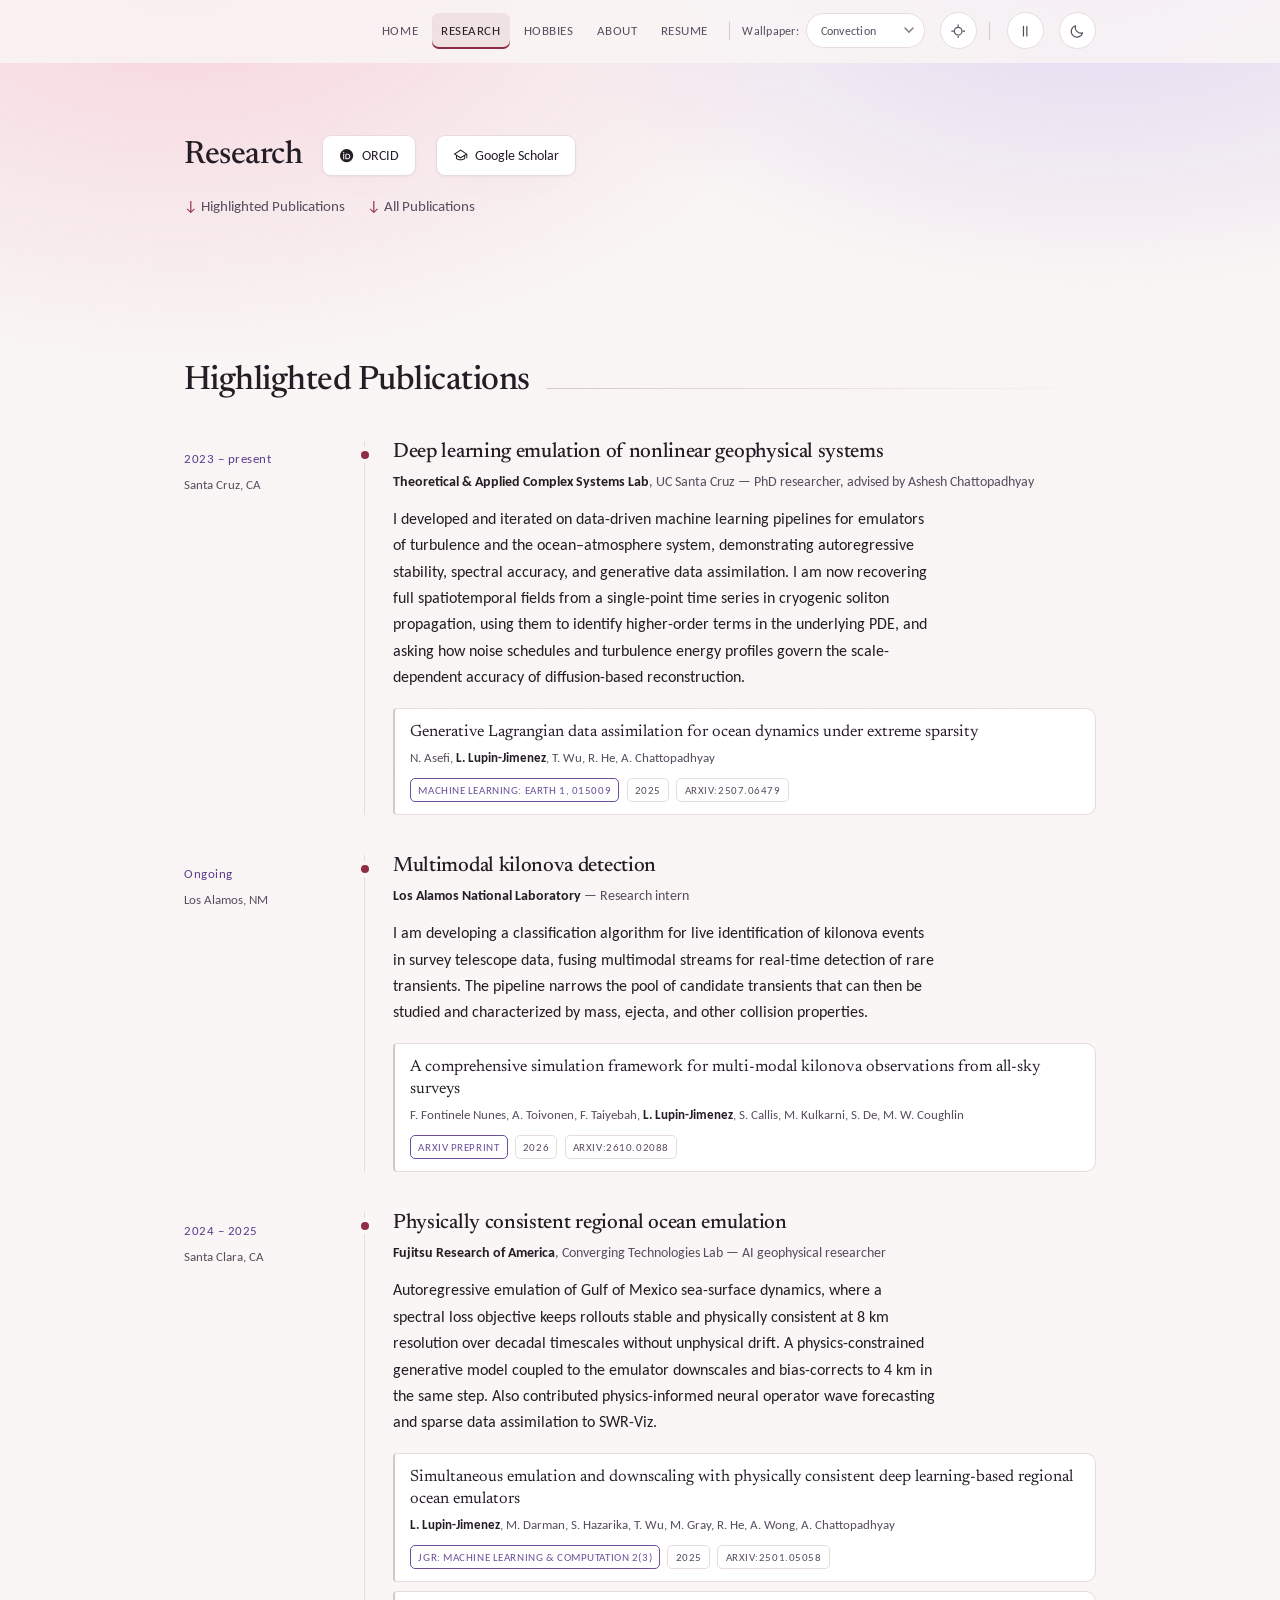
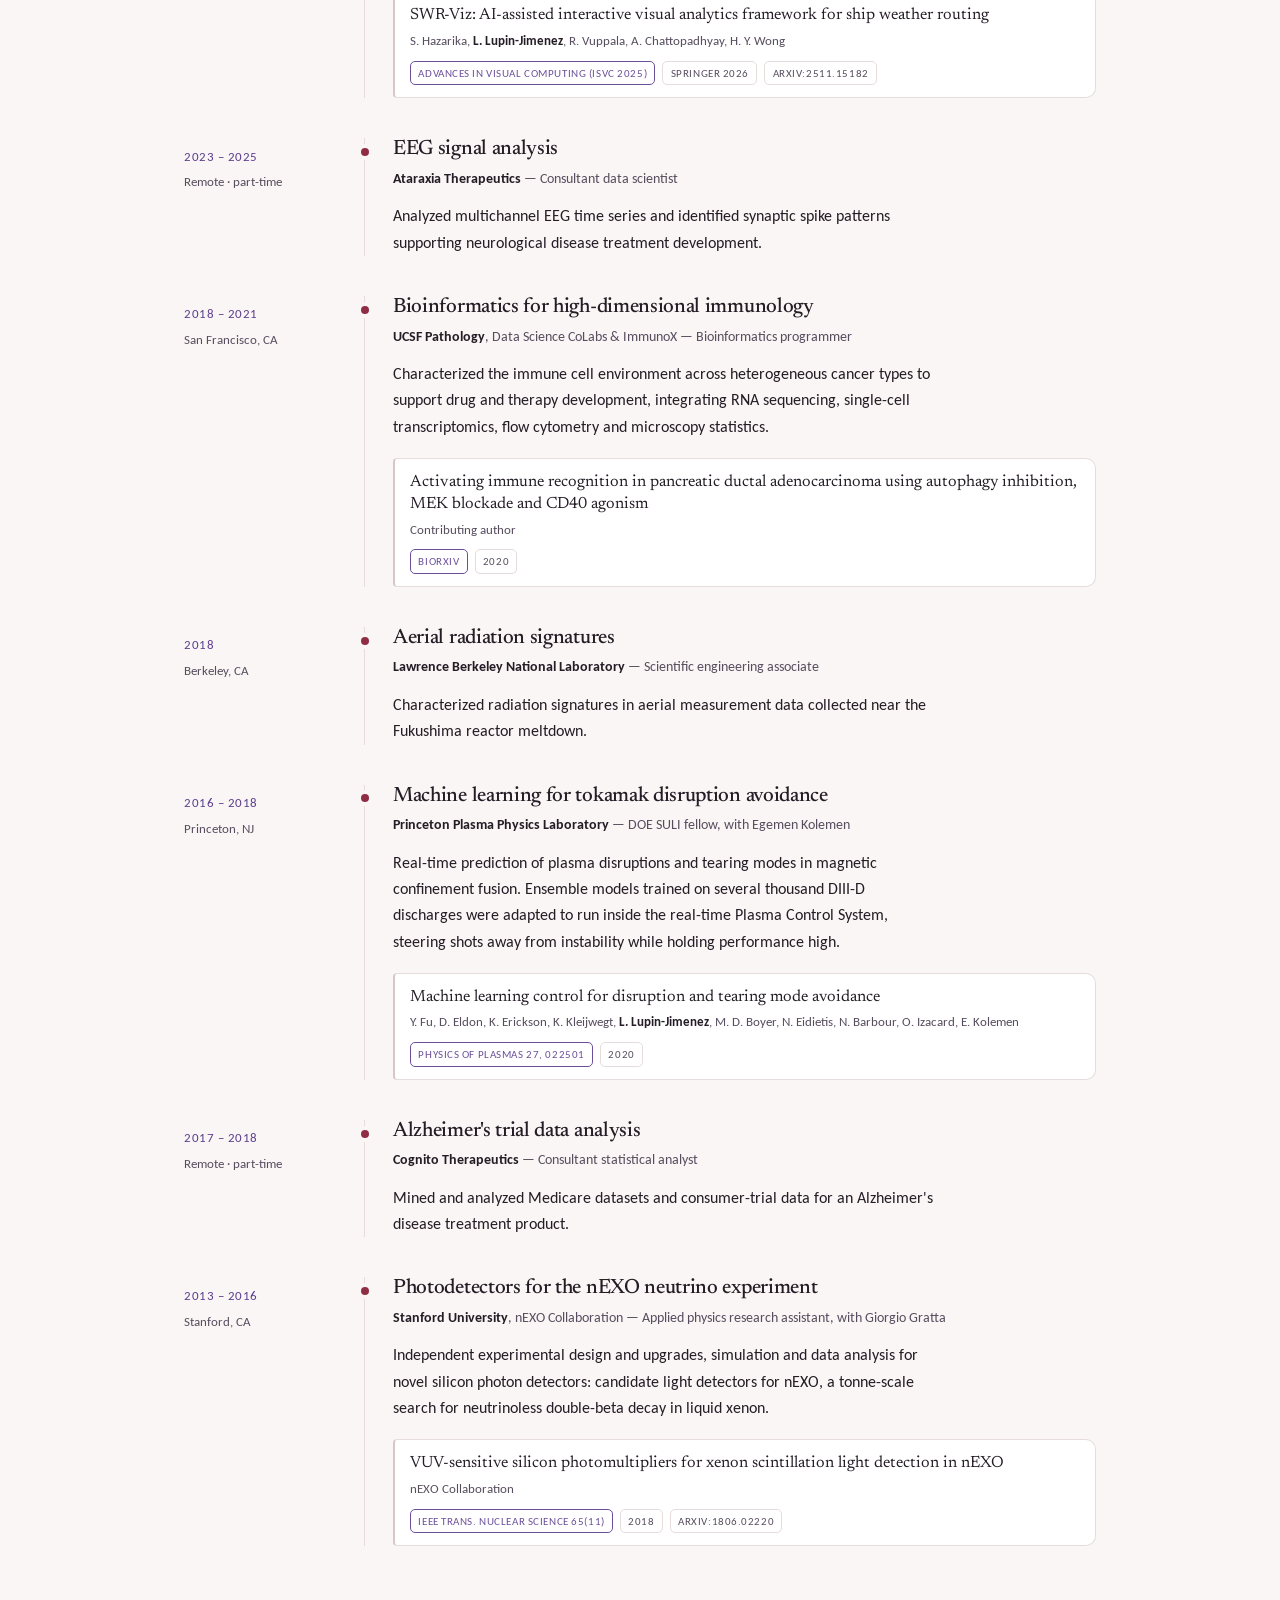
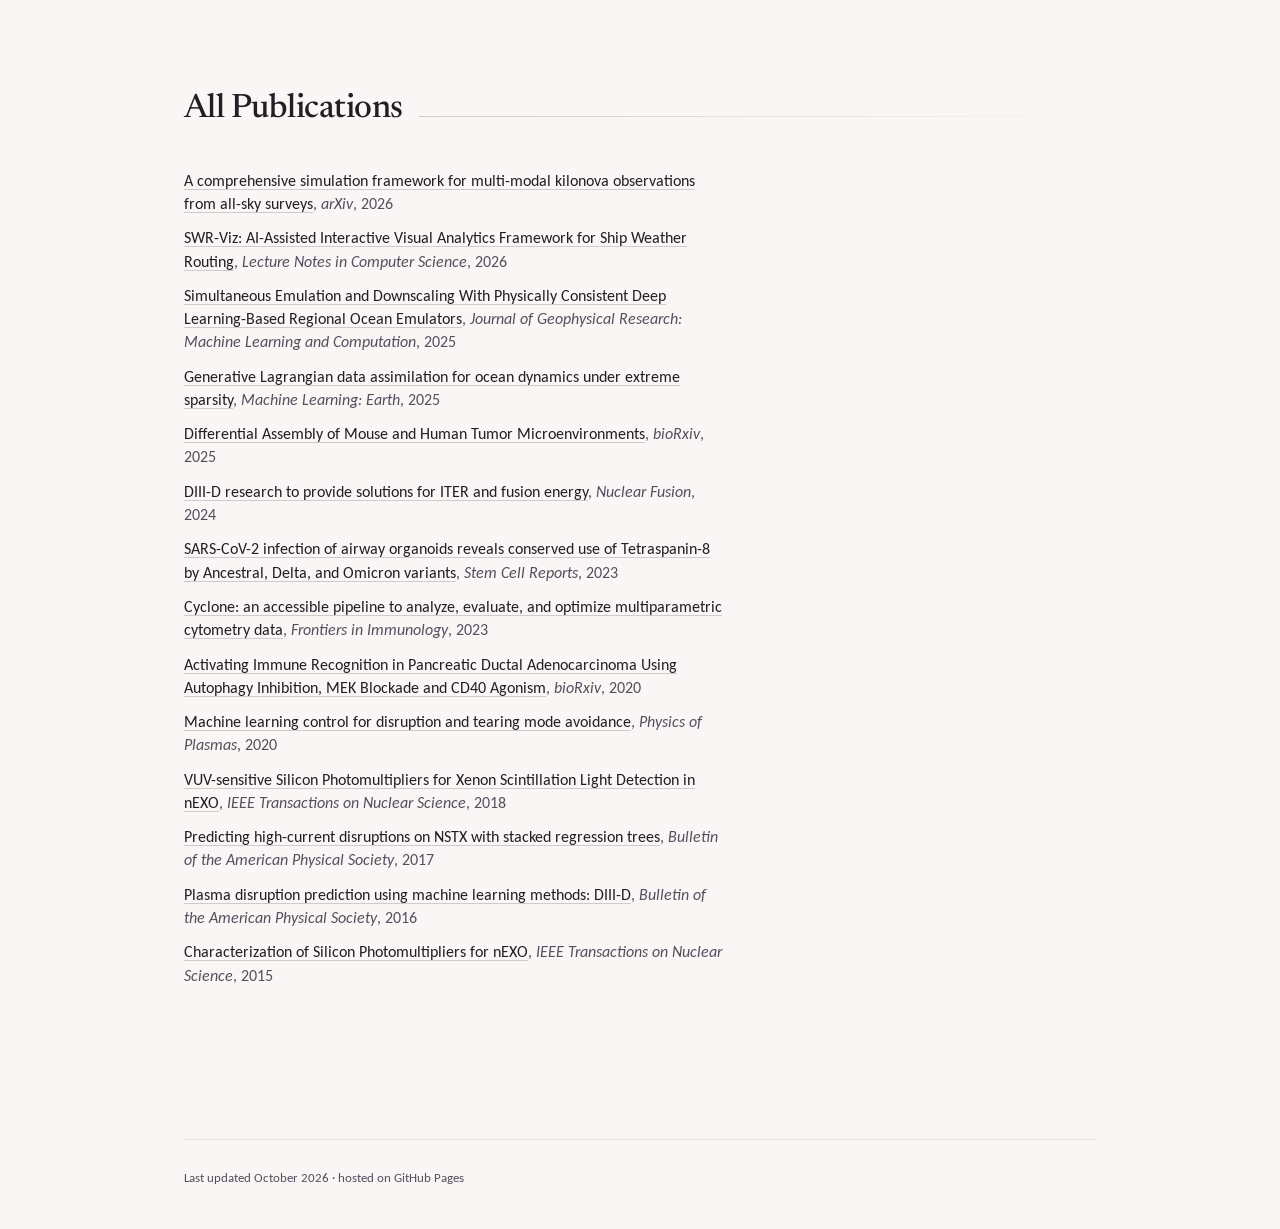
<file: research.html>
<!DOCTYPE html>
<html lang="en" data-theme="dark">
<head>
<meta charset="UTF-8">
<meta name="viewport" content="width=device-width, initial-scale=1">
<title>Lupin - Research</title>
<meta name="description" content="Research history of Leonard (Lenny) Lupin-Jimenez: deep learning emulation of geophysical systems, generative data assimilation, bioinformatics, plasma control and detector physics.">

<link rel="canonical" href="https://lupify.github.io/research.html">

<!-- Link previews (Slack, LinkedIn, iMessage) and machine identity resolution. -->
<meta property="og:type" content="website">
<meta property="og:site_name" content="Leonard (Lenny) Lupin-Jimenez">
<meta property="og:title" content="Research — Leonard (Lenny) Lupin-Jimenez">
<meta property="og:description" content="Research history of Leonard (Lenny) Lupin-Jimenez: deep learning emulation of geophysical systems, generative data assimilation, bioinformatics, plasma control and detector physics.">
<meta property="og:url" content="https://lupify.github.io/research.html">
<meta property="og:locale" content="en_US">
<meta property="og:image" content="https://lupify.github.io/img/leonard-lupin-jimenez.jpg">
<meta property="og:image:width" content="640">
<meta property="og:image:height" content="792">
<meta property="og:image:alt" content="Leonard (Lenny) Lupin-Jimenez">
<meta name="twitter:card" content="summary">
<meta name="twitter:image" content="https://lupify.github.io/img/leonard-lupin-jimenez.jpg">
<meta name="twitter:title" content="Research — Leonard (Lenny) Lupin-Jimenez">
<meta name="twitter:description" content="Research history of Leonard (Lenny) Lupin-Jimenez: deep learning emulation of geophysical systems, generative data assimilation, bioinformatics, plasma control and detector physics.">
<meta name="color-scheme" content="dark light">

<!-- Set the theme before first paint: stored choice > system preference > dark. -->
<script>
  (function () {
    try {
      var stored = localStorage.getItem('theme');
      if (stored === 'light' || stored === 'dark') {
        document.documentElement.dataset.theme = stored;
        return;
      }
      var mq = window.matchMedia('(prefers-color-scheme: light)');
      document.documentElement.dataset.theme = mq.matches ? 'light' : 'dark';
    } catch (e) {
      document.documentElement.dataset.theme = 'dark';
    }
  })();

  // Animation preference: on, unless the system asks for reduced motion or
  // this visitor has turned it off before.  Set before first paint so the
  // background never starts and then stops.  Note that 'off' means paused,
  // not disabled -- the play button still starts it for anyone who wants it,
  // and an explicit choice outranks the system hint.
  (function () {
    var v = 'on';
    try {
      if (window.matchMedia('(prefers-reduced-motion: reduce)').matches) v = 'off';
      var stored = localStorage.getItem('anim');
      if (stored === 'on' || stored === 'off') v = stored;
    } catch (e) {}
    document.documentElement.dataset.anim = v;
  })();

  // Background focus: blurred unless this visitor has sharpened it before.
  // Set before first paint too, so the field is never laid down one way and
  // then swapped to the other.
  (function () {
    var v = 'on';
    try {
      var stored = localStorage.getItem('bgBlur');
      if (stored === 'on' || stored === 'off') v = stored;
    } catch (e) {}
    document.documentElement.dataset.bgBlur = v;
  })();
</script>

<!-- Analytics: GoatCounter, no cookies and no consent banner needed.  Counts
     the first pageview itself; site.js counts the soft navigations after it. -->
<script data-goatcounter="https://lupify.goatcounter.com/count"
        async src="//gc.zgo.at/count.js"></script>

<link rel="preconnect" href="https://fonts.googleapis.com">
<link rel="preconnect" href="https://fonts.gstatic.com" crossorigin>
<link href="https://fonts.googleapis.com/css2?family=Newsreader:ital,opsz,wght@0,6..72,400;0,6..72,500;0,6..72,600;1,6..72,400&family=Carlito:ital,wght@0,400;0,700;1,400;1,700&display=swap" rel="stylesheet">
<link rel="stylesheet" href="styles.css?v=58">
</head>
<body>

<canvas id="field" aria-hidden="true"></canvas>

<a class="skip" href="#main">Skip to content</a>

<div class="topbar" id="topbar">
  <div class="wrap topbar__inner">
    <nav class="nav" aria-label="Sections">
      <a href="index.html">Home</a>
      <a href="research.html">Research</a>
      <a href="projects.html">Hobbies</a>
      <a href="about.html">About</a>
      <a href="resume.html">Resume</a>
    </nav>
    <span class="bar" aria-hidden="true"></span>
    <label class="simpick">
      <span class="simpick__label">Wallpaper:</span>
      <select id="sim-select">
        <option value="random">Random</option>
        <option value="turbulence">Turbulence</option>
        <option value="shallow">Shallow water</option>
        <option value="convection">Convection</option>
        <option value="life">Conway's Life</option>
      </select>
    </label>
    <button class="toggle" id="blur-toggle" type="button" aria-label="Sharpen background simulation">
      <svg class="i-sharp" viewBox="0 0 24 24" fill="none" stroke="currentColor" stroke-width="1.7" stroke-linecap="round" aria-hidden="true">
        <circle cx="12" cy="12" r="5.6"/><path d="M12 2.6v2.2M12 19.2v2.2M2.6 12h2.2M19.2 12h2.2"/>
      </svg>
      <svg class="i-blur" viewBox="0 0 24 24" fill="none" stroke="currentColor" stroke-width="1.7" stroke-linecap="round" aria-hidden="true">
        <circle cx="12" cy="12" r="5.6" stroke-dasharray="2.2 2.7"/><circle cx="12" cy="12" r="9.1" stroke-dasharray="1.6 3.3"/>
      </svg>
    </button>
    <span class="bar" aria-hidden="true"></span>
    <button class="toggle" id="motion-toggle" type="button" aria-label="Pause background animation">
      <svg class="i-pause" viewBox="0 0 24 24" fill="none" stroke="currentColor" stroke-width="1.8" stroke-linecap="round" aria-hidden="true">
        <path d="M9.5 5v14M14.5 5v14"/>
      </svg>
      <svg class="i-play" viewBox="0 0 24 24" fill="currentColor" aria-hidden="true">
        <path d="M8 5.2v13.6a.6.6 0 0 0 .92.5l10.5-6.8a.6.6 0 0 0 0-1l-10.5-6.8A.6.6 0 0 0 8 5.2z"/>
      </svg>
    </button>
    <button class="toggle" id="theme-toggle" type="button" aria-label="Switch color theme">
      <svg class="i-sun" viewBox="0 0 24 24" fill="none" stroke="currentColor" stroke-width="1.7" stroke-linecap="round" aria-hidden="true">
        <circle cx="12" cy="12" r="4"/><path d="M12 2v2M12 20v2M2 12h2M20 12h2M4.9 4.9l1.4 1.4M17.7 17.7l1.4 1.4M19.1 4.9l-1.4 1.4M6.3 17.7l-1.4 1.4"/>
      </svg>
      <svg class="i-moon" viewBox="0 0 24 24" fill="none" stroke="currentColor" stroke-width="1.7" stroke-linecap="round" stroke-linejoin="round" aria-hidden="true">
        <path d="M20 14.5A8.5 8.5 0 0 1 9.5 4a8.5 8.5 0 1 0 10.5 10.5z"/>
      </svg>
    </button>
  </div>
</div>

<main id="main">

<header class="hero">
  <div class="wrap">
    <div class="titlerow">
      <h1>Research</h1>
      <a class="btn" href="https://orcid.org/0000-0002-5613-3019" target="_blank" rel="noopener">
        <svg viewBox="0 0 24 24" fill="currentColor" aria-hidden="true"><path d="M12 1.5A10.5 10.5 0 1 0 22.5 12 10.51 10.51 0 0 0 12 1.5zM8.2 17.6H6.65V8.9H8.2v8.7zM7.42 7.9a.94.94 0 1 1 0-1.88.94.94 0 0 1 0 1.88zm4.2 9.7h-1.5V8.9h3.36c2.9 0 4.32 1.9 4.32 4.35 0 2.46-1.6 4.35-4.4 4.35h-1.78zm0-1.4h1.62c2.06 0 3.02-1.3 3.02-2.95 0-1.62-.9-2.95-2.98-2.95h-1.66v5.9z"/></svg>
        ORCID
      </a>
      <a class="btn" href="https://scholar.google.com/citations?user=G2jDvcoAAAAJ&amp;hl=en" target="_blank" rel="noopener">
        <svg viewBox="0 0 24 24" fill="currentColor" aria-hidden="true"><path d="M12 2.5 1 9.6l3.7 2.4v4.6c0 .3.15.58.4.75C6.9 18.6 9.3 19.5 12 19.5s5.1-.9 6.9-2.15c.25-.17.4-.45.4-.75V12l1.7-1.1V16h1.6V9.6L12 2.5zm5.7 13.7c-1.5.95-3.5 1.7-5.7 1.7s-4.2-.75-5.7-1.7V13l5.7 3.7 5.7-3.7v3.2zM12 14.8 3.95 9.6 12 4.4l8.05 5.2L12 14.8z"/></svg>
        Google Scholar
      </a>
    </div>
    <nav class="jumplinks" aria-label="On this page">
      <a href="#research">Highlighted Publications</a>
      <a href="#publications">All Publications</a>
    </nav>
  </div>
</header>

<section class="section" id="research">
  <div class="wrap">
    <div class="section__head reveal">
      <h2>Highlighted Publications</h2>
      <span class="rule"></span>
    </div>
    <div class="entries">

      <article class="entry reveal">
        <div class="entry__rail">
          <span class="entry__years">2023 &ndash; present</span>
          <span class="entry__place">Santa Cruz, CA</span>
        </div>
        <div class="entry__body">
          <h3>Deep learning emulation of nonlinear geophysical systems</h3>
          <p class="entry__org"><b>Theoretical &amp; Applied Complex Systems Lab</b>, UC Santa Cruz &mdash; PhD researcher, advised by Ashesh Chattopadhyay</p>
          <p class="desc">I developed and iterated on data-driven machine learning pipelines for emulators of turbulence and the ocean&ndash;atmosphere system, demonstrating autoregressive stability, spectral accuracy, and generative data assimilation. I am now recovering full spatiotemporal fields from a single-point time series in cryogenic soliton propagation, using them to identify higher-order terms in the underlying PDE, and asking how noise schedules and turbulence energy profiles govern the scale-dependent accuracy of diffusion-based reconstruction.</p>
          <ul class="papers">
            <li>
              <a class="paper" href="https://iopscience.iop.org/article/10.1088/3049-4753/ae0b70" target="_blank" rel="noopener">
                <span class="paper__title">Generative Lagrangian data assimilation for ocean dynamics under extreme sparsity</span>
                <span class="paper__authors">N. Asefi, <b>L. Lupin-Jimenez</b>, T. Wu, R. He, A. Chattopadhyay</span>
                <span class="paper__meta">
                  <span class="tag tag--venue">Machine Learning: Earth 1, 015009</span>
                  <span class="tag">2025</span>
                  <span class="tag">arXiv:2507.06479</span>
                </span>
              </a>
            </li>
          </ul>
        </div>
      </article>

      <article class="entry reveal">
        <div class="entry__rail">
          <span class="entry__years">Ongoing</span>
          <span class="entry__place">Los Alamos, NM</span>
        </div>
        <div class="entry__body">
          <h3>Multimodal kilonova detection</h3>
          <p class="entry__org"><b>Los Alamos National Laboratory</b> &mdash; Research intern</p>
          <p class="desc">I am developing a classification algorithm for live identification of kilonova events in survey telescope data, fusing multimodal streams for real-time detection of rare transients. The pipeline narrows the pool of candidate transients that can then be studied and characterized by mass, ejecta, and other collision properties.</p>
          <ul class="papers">
            <li>
              <a class="paper" href="https://arxiv.org/abs/2610.02088" target="_blank" rel="noopener">
                <span class="paper__title">A comprehensive simulation framework for multi-modal kilonova observations from all-sky surveys</span>
                <span class="paper__authors">F. Fontinele Nunes, A. Toivonen, F. Taiyebah, <b>L. Lupin-Jimenez</b>, S. Callis, M. Kulkarni, S. De, M. W. Coughlin</span>
                <span class="paper__meta">
                  <span class="tag tag--venue">arXiv preprint</span>
                  <span class="tag">2026</span>
                  <span class="tag">arXiv:2610.02088</span>
                </span>
              </a>
            </li>
          </ul>
        </div>
      </article>

      <article class="entry reveal">
        <div class="entry__rail">
          <span class="entry__years">2024 &ndash; 2025</span>
          <span class="entry__place">Santa Clara, CA</span>
        </div>
        <div class="entry__body">
          <h3>Physically consistent regional ocean emulation</h3>
          <p class="entry__org"><b>Fujitsu Research of America</b>, Converging Technologies Lab &mdash; AI geophysical researcher</p>
          <p class="desc">Autoregressive emulation of Gulf of Mexico sea-surface dynamics, where a spectral loss objective keeps rollouts stable and physically consistent at 8&nbsp;km resolution over decadal timescales without unphysical drift. A physics-constrained generative model coupled to the emulator downscales and bias-corrects to 4&nbsp;km in the same step. Also contributed physics-informed neural operator wave forecasting and sparse data assimilation to SWR-Viz.</p>
          <ul class="papers">
            <li>
              <a class="paper" href="https://agupubs.onlinelibrary.wiley.com/doi/10.1029/2025JH000851" target="_blank" rel="noopener">
                <span class="paper__title">Simultaneous emulation and downscaling with physically consistent deep learning-based regional ocean emulators</span>
                <span class="paper__authors"><b>L. Lupin-Jimenez</b>, M. Darman, S. Hazarika, T. Wu, M. Gray, R. He, A. Wong, A. Chattopadhyay</span>
                <span class="paper__meta">
                  <span class="tag tag--venue">JGR: Machine Learning &amp; Computation 2(3)</span>
                  <span class="tag">2025</span>
                  <span class="tag">arXiv:2501.05058</span>
                </span>
              </a>
            </li>
            <li>
              <a class="paper" href="https://arxiv.org/abs/2511.15182" target="_blank" rel="noopener">
                <span class="paper__title">SWR-Viz: AI-assisted interactive visual analytics framework for ship weather routing</span>
                <span class="paper__authors">S. Hazarika, <b>L. Lupin-Jimenez</b>, R. Vuppala, A. Chattopadhyay, H. Y. Wong</span>
                <span class="paper__meta">
                  <span class="tag tag--venue">Advances in Visual Computing (ISVC 2025)</span>
                  <span class="tag">Springer 2026</span>
                  <span class="tag">arXiv:2511.15182</span>
                </span>
              </a>
            </li>
          </ul>
        </div>
      </article>

      <article class="entry reveal">
        <div class="entry__rail">
          <span class="entry__years">2023 &ndash; 2025</span>
          <span class="entry__place">Remote &middot; part-time</span>
        </div>
        <div class="entry__body">
          <h3>EEG signal analysis</h3>
          <p class="entry__org"><b>Ataraxia Therapeutics</b> &mdash; Consultant data scientist</p>
          <p class="desc">Analyzed multichannel EEG time series and identified synaptic spike patterns supporting neurological disease treatment development.</p>
        </div>
      </article>

      <article class="entry reveal">
        <div class="entry__rail">
          <span class="entry__years">2018 &ndash; 2021</span>
          <span class="entry__place">San Francisco, CA</span>
        </div>
        <div class="entry__body">
          <h3>Bioinformatics for high-dimensional immunology</h3>
          <p class="entry__org"><b>UCSF Pathology</b>, Data Science CoLabs &amp; ImmunoX &mdash; Bioinformatics programmer</p>
          <p class="desc">Characterized the immune cell environment across heterogeneous cancer types to support drug and therapy development, integrating RNA sequencing, single-cell transcriptomics, flow cytometry and microscopy statistics.</p>
          <ul class="papers">
            <li>
              <a class="paper" href="https://www.biorxiv.org/content/10.1101/2020.11.05.370569v1" target="_blank" rel="noopener">
                <span class="paper__title">Activating immune recognition in pancreatic ductal adenocarcinoma using autophagy inhibition, MEK blockade and CD40 agonism</span>
                <span class="paper__authors">Contributing author</span>
                <span class="paper__meta">
                  <span class="tag tag--venue">bioRxiv</span>
                  <span class="tag">2020</span>
                </span>
              </a>
            </li>
          </ul>
        </div>
      </article>

      <article class="entry reveal">
        <div class="entry__rail">
          <span class="entry__years">2018</span>
          <span class="entry__place">Berkeley, CA</span>
        </div>
        <div class="entry__body">
          <h3>Aerial radiation signatures</h3>
          <p class="entry__org"><b>Lawrence Berkeley National Laboratory</b> &mdash; Scientific engineering associate</p>
          <p class="desc">Characterized radiation signatures in aerial measurement data collected near the Fukushima reactor meltdown.</p>
        </div>
      </article>

      <article class="entry reveal">
        <div class="entry__rail">
          <span class="entry__years">2016 &ndash; 2018</span>
          <span class="entry__place">Princeton, NJ</span>
        </div>
        <div class="entry__body">
          <h3>Machine learning for tokamak disruption avoidance</h3>
          <p class="entry__org"><b>Princeton Plasma Physics Laboratory</b> &mdash; DOE SULI fellow, with Egemen Kolemen</p>
          <p class="desc">Real-time prediction of plasma disruptions and tearing modes in magnetic confinement fusion. Ensemble models trained on several thousand DIII-D discharges were adapted to run inside the real-time Plasma Control System, steering shots away from instability while holding performance high.</p>
          <ul class="papers">
            <li>
              <a class="paper" href="https://pubs.aip.org/aip/pop/article-abstract/27/2/022501/1062589/Machine-learning-control-for-disruption-and" target="_blank" rel="noopener">
                <span class="paper__title">Machine learning control for disruption and tearing mode avoidance</span>
                <span class="paper__authors">Y. Fu, D. Eldon, K. Erickson, K. Kleijwegt, <b>L. Lupin-Jimenez</b>, M. D. Boyer, N. Eidietis, N. Barbour, O. Izacard, E. Kolemen</span>
                <span class="paper__meta">
                  <span class="tag tag--venue">Physics of Plasmas 27, 022501</span>
                  <span class="tag">2020</span>
                </span>
              </a>
            </li>
          </ul>
        </div>
      </article>

      <article class="entry reveal">
        <div class="entry__rail">
          <span class="entry__years">2017 &ndash; 2018</span>
          <span class="entry__place">Remote &middot; part-time</span>
        </div>
        <div class="entry__body">
          <h3>Alzheimer's trial data analysis</h3>
          <p class="entry__org"><b>Cognito Therapeutics</b> &mdash; Consultant statistical analyst</p>
          <p class="desc">Mined and analyzed Medicare datasets and consumer-trial data for an Alzheimer's disease treatment product.</p>
        </div>
      </article>

      <article class="entry reveal">
        <div class="entry__rail">
          <span class="entry__years">2013 &ndash; 2016</span>
          <span class="entry__place">Stanford, CA</span>
        </div>
        <div class="entry__body">
          <h3>Photodetectors for the nEXO neutrino experiment</h3>
          <p class="entry__org"><b>Stanford University</b>, nEXO Collaboration &mdash; Applied physics research assistant, with Giorgio Gratta</p>
          <p class="desc">Independent experimental design and upgrades, simulation and data analysis for novel silicon photon detectors: candidate light detectors for nEXO, a tonne-scale search for neutrinoless double-beta decay in liquid xenon.</p>
          <ul class="papers">
            <li>
              <a class="paper" href="https://arxiv.org/abs/1806.02220" target="_blank" rel="noopener">
                <span class="paper__title">VUV-sensitive silicon photomultipliers for xenon scintillation light detection in nEXO</span>
                <span class="paper__authors">nEXO Collaboration</span>
                <span class="paper__meta">
                  <span class="tag tag--venue">IEEE Trans. Nuclear Science 65(11)</span>
                  <span class="tag">2018</span>
                  <span class="tag">arXiv:1806.02220</span>
                </span>
              </a>
            </li>
          </ul>
        </div>
      </article>

    </div>
  </div>
</section>

<section class="section" id="publications">
  <div class="wrap">
    <div class="section__head reveal">
      <h2>All Publications</h2>
      <span class="rule"></span>
    </div>
    <ul class="publist reveal">
      <li><a href="https://arxiv.org/abs/2610.02088" target="_blank" rel="noopener">A comprehensive simulation framework for multi-modal kilonova observations from all-sky surveys</a>, <span class="publist__venue">arXiv</span>, 2026</li>
      <li><a href="https://doi.org/10.1007/978-3-032-14495-9_15" target="_blank" rel="noopener">SWR-Viz: AI-Assisted Interactive Visual Analytics Framework for Ship Weather Routing</a>, <span class="publist__venue">Lecture Notes in Computer Science</span>, 2026</li>
      <li><a href="https://doi.org/10.1029/2025JH000851" target="_blank" rel="noopener">Simultaneous Emulation and Downscaling With Physically Consistent Deep Learning-Based Regional Ocean Emulators</a>, <span class="publist__venue">Journal of Geophysical Research: Machine Learning and Computation</span>, 2025</li>
      <li><a href="https://doi.org/10.1088/3049-4753/ae0b70" target="_blank" rel="noopener">Generative Lagrangian data assimilation for ocean dynamics under extreme sparsity</a>, <span class="publist__venue">Machine Learning: Earth</span>, 2025</li>
      <li><a href="https://doi.org/10.1101/2025.07.01.661217" target="_blank" rel="noopener">Differential Assembly of Mouse and Human Tumor Microenvironments</a>, <span class="publist__venue">bioRxiv</span>, 2025</li>
      <li><a href="https://doi.org/10.1088/1741-4326/ad2fe9" target="_blank" rel="noopener">DIII-D research to provide solutions for ITER and fusion energy</a>, <span class="publist__venue">Nuclear Fusion</span>, 2024</li>
      <li><a href="https://doi.org/10.1016/j.stemcr.2023.01.011" target="_blank" rel="noopener">SARS-CoV-2 infection of airway organoids reveals conserved use of Tetraspanin-8 by Ancestral, Delta, and Omicron variants</a>, <span class="publist__venue">Stem Cell Reports</span>, 2023</li>
      <li><a href="https://doi.org/10.3389/fimmu.2023.1167241" target="_blank" rel="noopener">Cyclone: an accessible pipeline to analyze, evaluate, and optimize multiparametric cytometry data</a>, <span class="publist__venue">Frontiers in Immunology</span>, 2023</li>
      <li><a href="https://doi.org/10.1101/2020.11.05.370569" target="_blank" rel="noopener">Activating Immune Recognition in Pancreatic Ductal Adenocarcinoma Using Autophagy Inhibition, MEK Blockade and CD40 Agonism</a>, <span class="publist__venue">bioRxiv</span>, 2020</li>
      <li><a href="https://doi.org/10.1063/1.5125581" target="_blank" rel="noopener">Machine learning control for disruption and tearing mode avoidance</a>, <span class="publist__venue">Physics of Plasmas</span>, 2020</li>
      <li><a href="https://doi.org/10.1109/TNS.2018.2875668" target="_blank" rel="noopener">VUV-sensitive Silicon Photomultipliers for Xenon Scintillation Light Detection in nEXO</a>, <span class="publist__venue">IEEE Transactions on Nuclear Science</span>, 2018</li>
      <li><a href="https://meetings-archive.aps.org/dpp/2017/jp11/60" target="_blank" rel="noopener">Predicting high-current disruptions on NSTX with stacked regression trees</a>, <span class="publist__venue">Bulletin of the American Physical Society</span>, 2017</li>
      <li><a href="https://meetings-archive.aps.org/dpp/2016/jp10/70" target="_blank" rel="noopener">Plasma disruption prediction using machine learning methods: DIII-D</a>, <span class="publist__venue">Bulletin of the American Physical Society</span>, 2016</li>
      <li><a href="https://doi.org/10.1109/TNS.2015.2453932" target="_blank" rel="noopener">Characterization of Silicon Photomultipliers for nEXO</a>, <span class="publist__venue">IEEE Transactions on Nuclear Science</span>, 2015</li>
    </ul>
  </div>
</section>

<div class="wrap">
  <footer>
    <span>Last updated <time datetime="2026-10-28">October 2026</time> &middot; hosted on GitHub Pages</span>
  </footer>
</div>

</main>

<script src="site.js?v=46" defer></script>
<script src="background.js?v=42" defer></script>
</body>
</html>
</file>
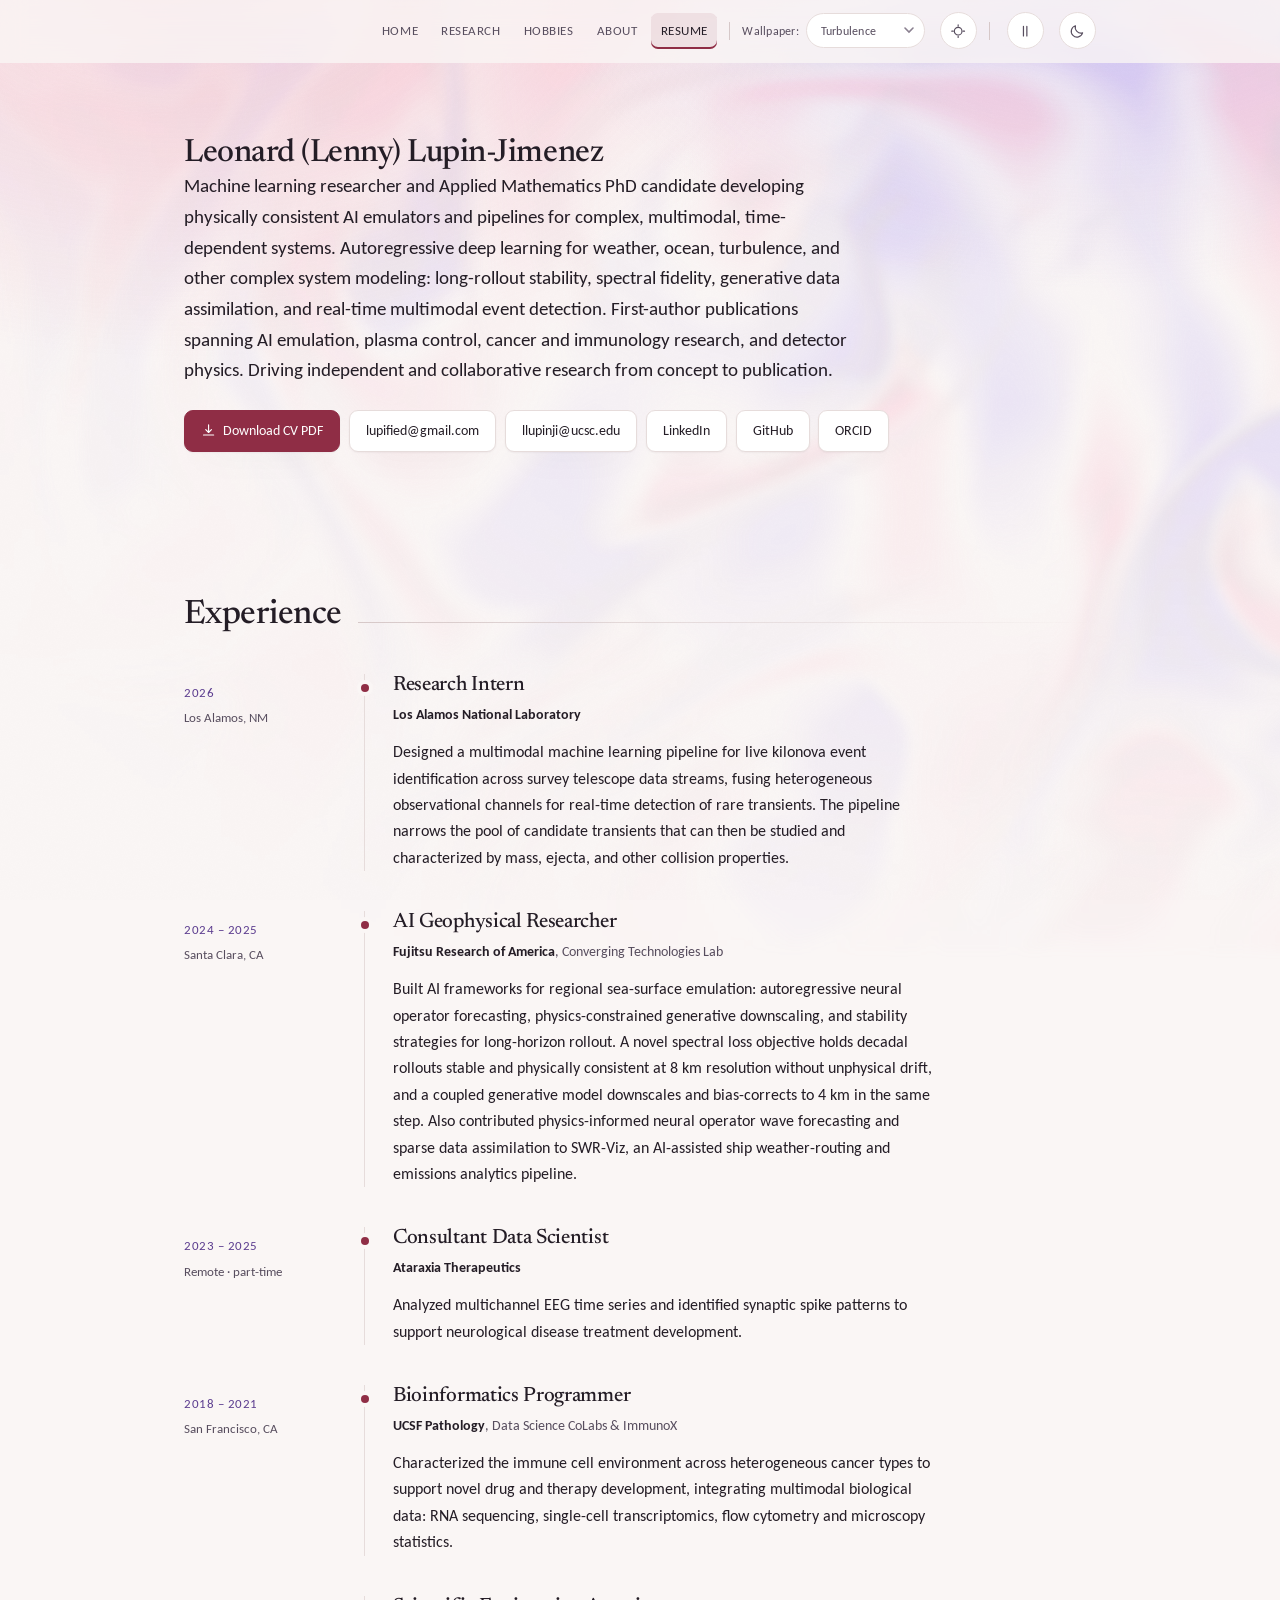
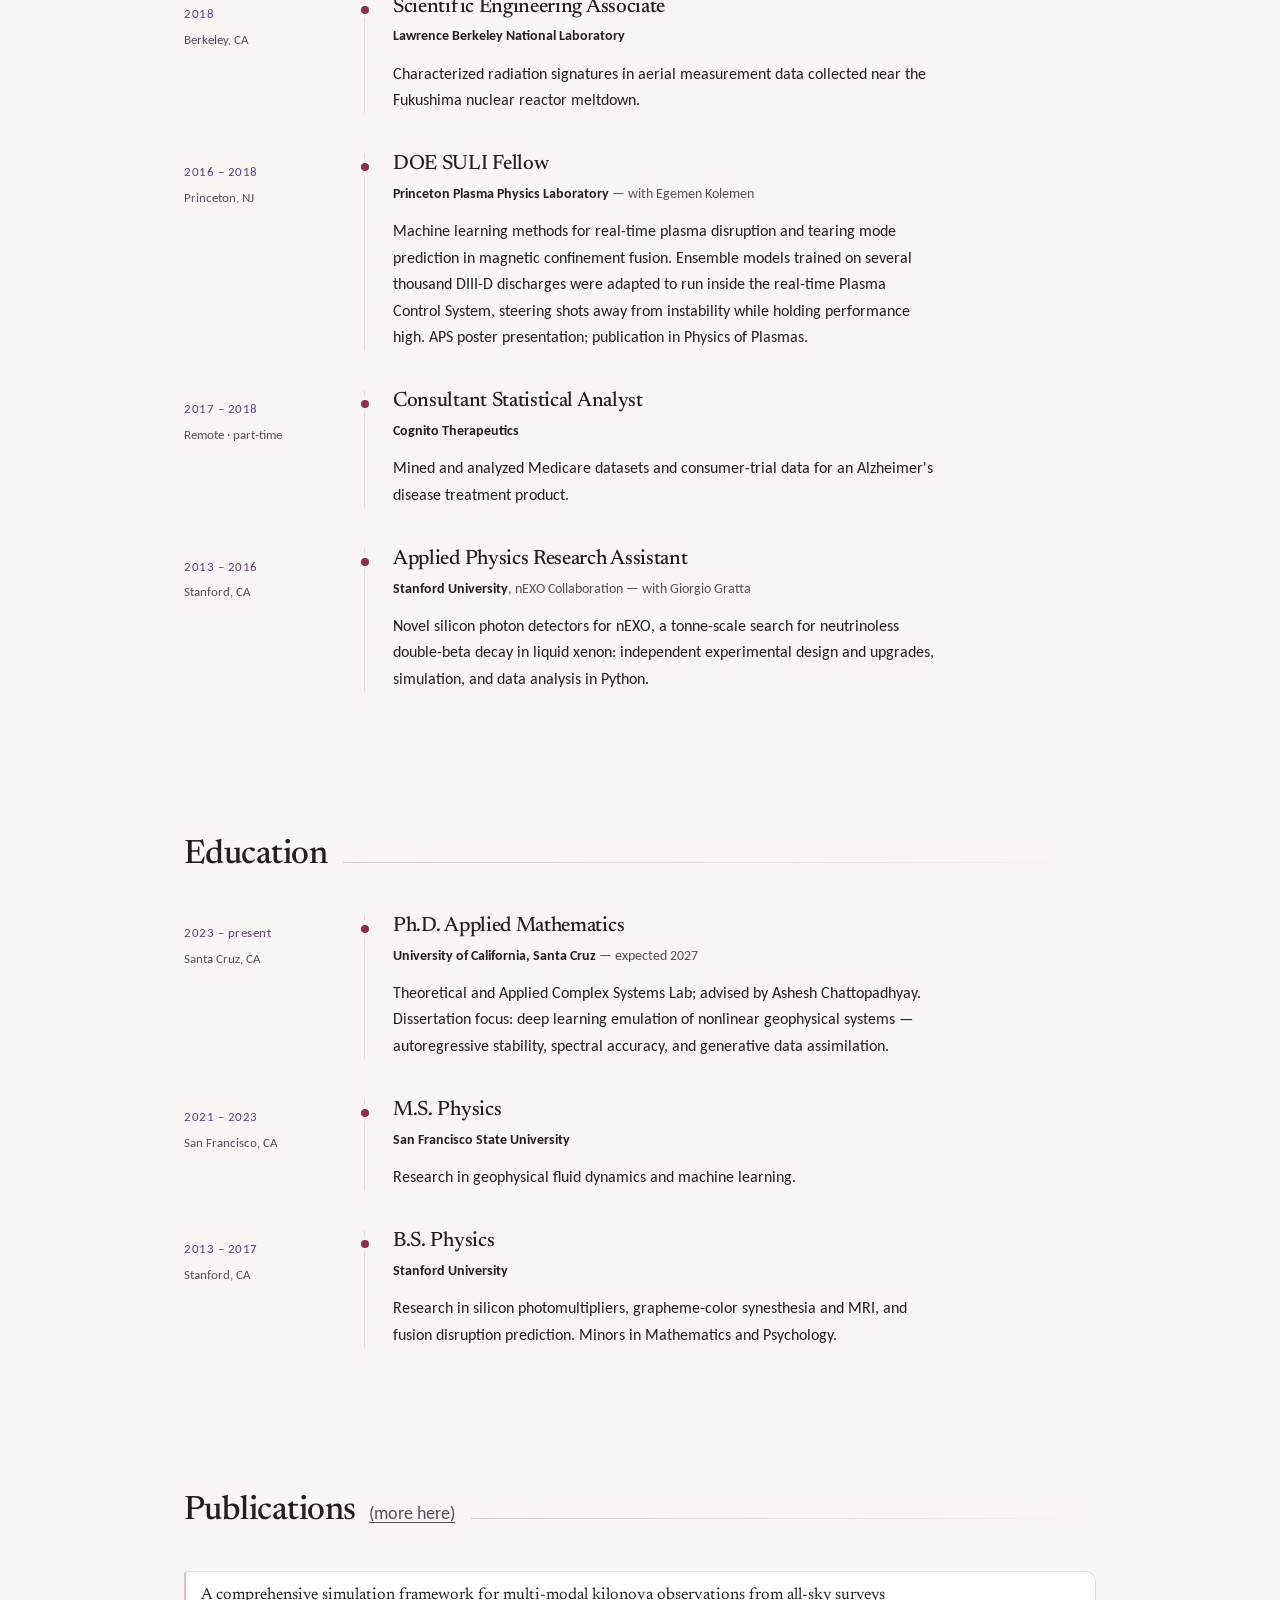
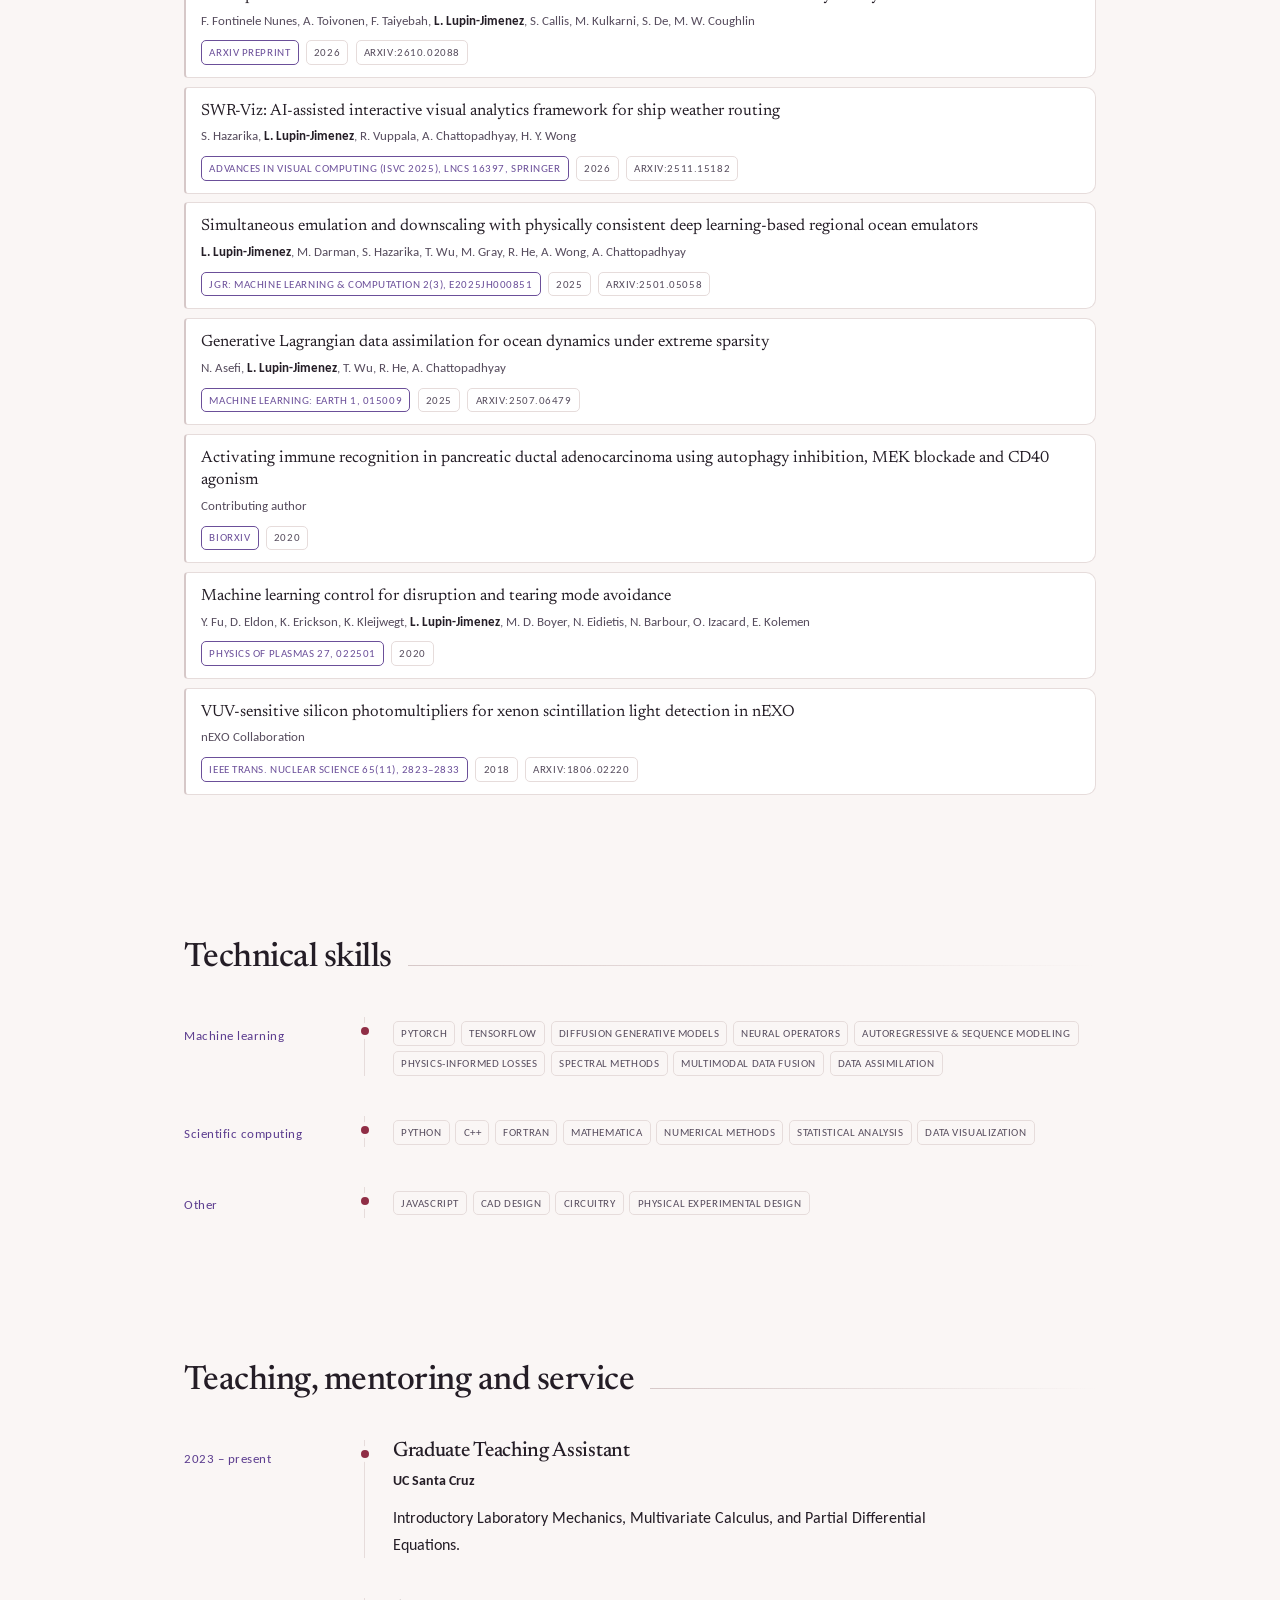
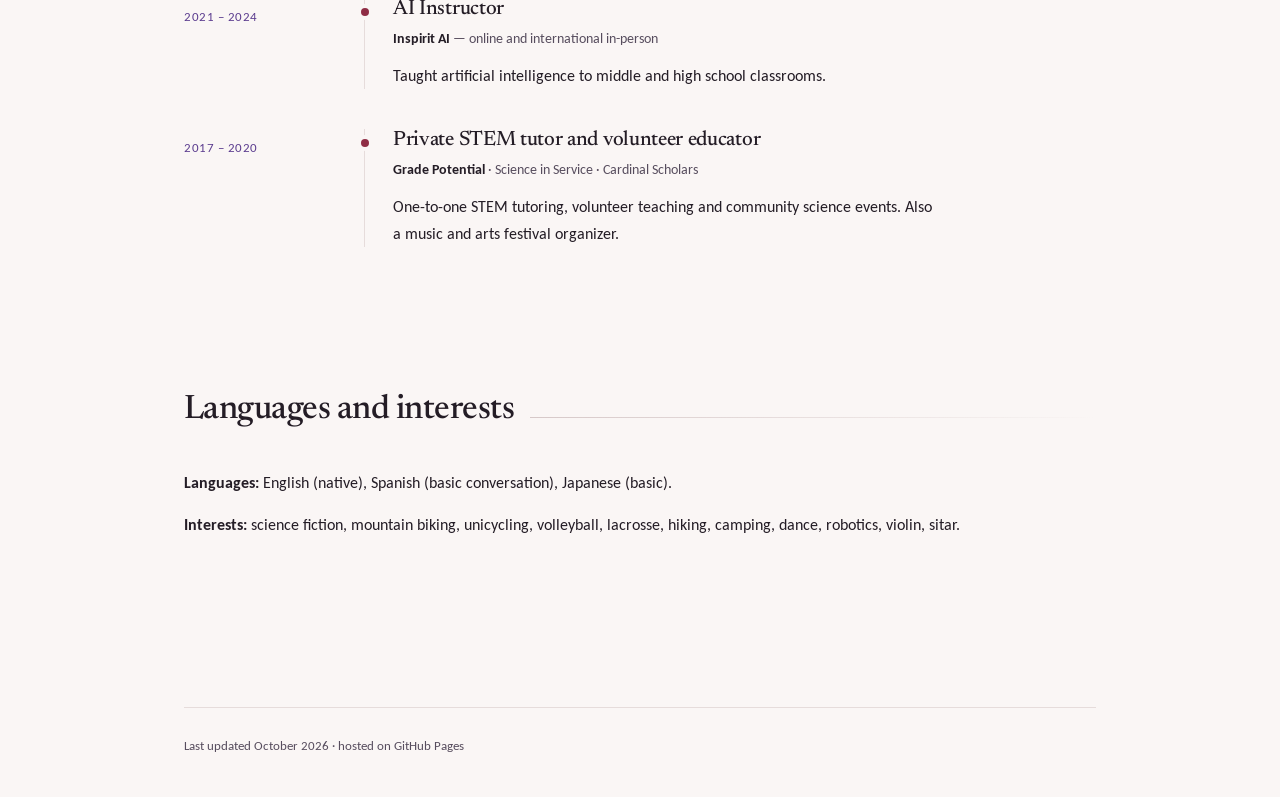
<file: resume.html>
<!DOCTYPE html>
<html lang="en" data-theme="dark">
<head>
<meta charset="UTF-8">
<meta name="viewport" content="width=device-width, initial-scale=1">
<title>Lupin - Resume</title>
<meta name="description" content="Resume and curriculum vitae of Leonard (Lenny) Lupin-Jimenez: machine learning research in ocean and turbulence emulation, plasma control, and detector physics.">

<link rel="canonical" href="https://lupify.github.io/resume.html">

<!-- Link previews (Slack, LinkedIn, iMessage) and machine identity resolution. -->
<meta property="og:type" content="website">
<meta property="og:site_name" content="Leonard (Lenny) Lupin-Jimenez">
<meta property="og:title" content="Resume — Leonard (Lenny) Lupin-Jimenez">
<meta property="og:description" content="Resume and curriculum vitae of Leonard (Lenny) Lupin-Jimenez: machine learning research in ocean and turbulence emulation, plasma control, and detector physics.">
<meta property="og:url" content="https://lupify.github.io/resume.html">
<meta property="og:locale" content="en_US">
<meta property="og:image" content="https://lupify.github.io/img/leonard-lupin-jimenez.jpg">
<meta property="og:image:width" content="640">
<meta property="og:image:height" content="792">
<meta property="og:image:alt" content="Leonard (Lenny) Lupin-Jimenez">
<meta name="twitter:card" content="summary">
<meta name="twitter:image" content="https://lupify.github.io/img/leonard-lupin-jimenez.jpg">
<meta name="twitter:title" content="Resume — Leonard (Lenny) Lupin-Jimenez">
<meta name="twitter:description" content="Resume and curriculum vitae of Leonard (Lenny) Lupin-Jimenez: machine learning research in ocean and turbulence emulation, plasma control, and detector physics.">
<meta name="color-scheme" content="dark light">

<!-- Set the theme before first paint: stored choice > system preference > dark. -->
<script>
  (function () {
    try {
      var stored = localStorage.getItem('theme');
      if (stored === 'light' || stored === 'dark') {
        document.documentElement.dataset.theme = stored;
        return;
      }
      var mq = window.matchMedia('(prefers-color-scheme: light)');
      document.documentElement.dataset.theme = mq.matches ? 'light' : 'dark';
    } catch (e) {
      document.documentElement.dataset.theme = 'dark';
    }
  })();

  // Animation preference: on, unless the system asks for reduced motion or
  // this visitor has turned it off before.  Set before first paint so the
  // background never starts and then stops.  Note that 'off' means paused,
  // not disabled -- the play button still starts it for anyone who wants it,
  // and an explicit choice outranks the system hint.
  (function () {
    var v = 'on';
    try {
      if (window.matchMedia('(prefers-reduced-motion: reduce)').matches) v = 'off';
      var stored = localStorage.getItem('anim');
      if (stored === 'on' || stored === 'off') v = stored;
    } catch (e) {}
    document.documentElement.dataset.anim = v;
  })();

  // Background focus: blurred unless this visitor has sharpened it before.
  // Set before first paint too, so the field is never laid down one way and
  // then swapped to the other.
  (function () {
    var v = 'on';
    try {
      var stored = localStorage.getItem('bgBlur');
      if (stored === 'on' || stored === 'off') v = stored;
    } catch (e) {}
    document.documentElement.dataset.bgBlur = v;
  })();
</script>

<!-- Analytics: GoatCounter, no cookies and no consent banner needed.  Counts
     the first pageview itself; site.js counts the soft navigations after it. -->
<script data-goatcounter="https://lupify.goatcounter.com/count"
        async src="//gc.zgo.at/count.js"></script>

<link rel="preconnect" href="https://fonts.googleapis.com">
<link rel="preconnect" href="https://fonts.gstatic.com" crossorigin>
<link href="https://fonts.googleapis.com/css2?family=Newsreader:ital,opsz,wght@0,6..72,400;0,6..72,500;0,6..72,600;1,6..72,400&family=Carlito:ital,wght@0,400;0,700;1,400;1,700&display=swap" rel="stylesheet">
<link rel="stylesheet" href="styles.css?v=58">
</head>
<body>

<canvas id="field" aria-hidden="true"></canvas>

<a class="skip" href="#main">Skip to content</a>

<div class="topbar" id="topbar">
  <div class="wrap topbar__inner">
    <nav class="nav" aria-label="Sections">
      <a href="index.html">Home</a>
      <a href="research.html">Research</a>
      <a href="projects.html">Hobbies</a>
      <a href="about.html">About</a>
      <a href="resume.html">Resume</a>
    </nav>
    <span class="bar" aria-hidden="true"></span>
    <label class="simpick">
      <span class="simpick__label">Wallpaper:</span>
      <select id="sim-select">
        <option value="random">Random</option>
        <option value="turbulence">Turbulence</option>
        <option value="shallow">Shallow water</option>
        <option value="convection">Convection</option>
        <option value="life">Conway's Life</option>
      </select>
    </label>
    <button class="toggle" id="blur-toggle" type="button" aria-label="Sharpen background simulation">
      <svg class="i-sharp" viewBox="0 0 24 24" fill="none" stroke="currentColor" stroke-width="1.7" stroke-linecap="round" aria-hidden="true">
        <circle cx="12" cy="12" r="5.6"/><path d="M12 2.6v2.2M12 19.2v2.2M2.6 12h2.2M19.2 12h2.2"/>
      </svg>
      <svg class="i-blur" viewBox="0 0 24 24" fill="none" stroke="currentColor" stroke-width="1.7" stroke-linecap="round" aria-hidden="true">
        <circle cx="12" cy="12" r="5.6" stroke-dasharray="2.2 2.7"/><circle cx="12" cy="12" r="9.1" stroke-dasharray="1.6 3.3"/>
      </svg>
    </button>
    <span class="bar" aria-hidden="true"></span>
    <button class="toggle" id="motion-toggle" type="button" aria-label="Pause background animation">
      <svg class="i-pause" viewBox="0 0 24 24" fill="none" stroke="currentColor" stroke-width="1.8" stroke-linecap="round" aria-hidden="true">
        <path d="M9.5 5v14M14.5 5v14"/>
      </svg>
      <svg class="i-play" viewBox="0 0 24 24" fill="currentColor" aria-hidden="true">
        <path d="M8 5.2v13.6a.6.6 0 0 0 .92.5l10.5-6.8a.6.6 0 0 0 0-1l-10.5-6.8A.6.6 0 0 0 8 5.2z"/>
      </svg>
    </button>
    <button class="toggle" id="theme-toggle" type="button" aria-label="Switch color theme">
      <svg class="i-sun" viewBox="0 0 24 24" fill="none" stroke="currentColor" stroke-width="1.7" stroke-linecap="round" aria-hidden="true">
        <circle cx="12" cy="12" r="4"/><path d="M12 2v2M12 20v2M2 12h2M20 12h2M4.9 4.9l1.4 1.4M17.7 17.7l1.4 1.4M19.1 4.9l-1.4 1.4M6.3 17.7l-1.4 1.4"/>
      </svg>
      <svg class="i-moon" viewBox="0 0 24 24" fill="none" stroke="currentColor" stroke-width="1.7" stroke-linecap="round" stroke-linejoin="round" aria-hidden="true">
        <path d="M20 14.5A8.5 8.5 0 0 1 9.5 4a8.5 8.5 0 1 0 10.5 10.5z"/>
      </svg>
    </button>
  </div>
</div>

<main id="main">

<header class="hero">
  <div class="wrap">
    <h1>Leonard (Lenny) Lupin-Jimenez</h1>
    <p class="lead">
      Machine learning researcher and Applied Mathematics PhD candidate developing physically
      consistent AI emulators and pipelines for complex, multimodal, time-dependent systems.
      Autoregressive deep learning for weather, ocean, turbulence, and other complex system
      modeling: long-rollout stability, spectral fidelity, generative data assimilation, and
      real-time multimodal event detection. First-author publications spanning AI emulation,
      plasma control, cancer and immunology research, and detector physics. Driving independent
      and collaborative research from concept to publication.
    </p>
    <div class="links" style="margin-top:1.5rem">
      <a class="btn btn--primary" href="files/LeonardLupin-Jimenez_CV.pdf" download>
        <svg viewBox="0 0 24 24" fill="none" stroke="currentColor" stroke-width="1.8" stroke-linecap="round" stroke-linejoin="round" aria-hidden="true"><path d="M12 3v12m0 0-4.5-4.5M12 15l4.5-4.5M4 19h16"/></svg>
        Download CV PDF
      </a>
      <a class="btn" href="mailto:lupified@gmail.com" title="Copy email address" draggable="false">lupified@gmail.com</a>
          <a class="btn" href="mailto:llupinji@ucsc.edu" title="Copy email address" draggable="false">llupinji@ucsc.edu</a>
      <a class="btn" href="https://www.linkedin.com/in/leonard-lupin-jimenez/" target="_blank" rel="noopener">LinkedIn</a>
      <a class="btn" href="https://github.com/lupify" target="_blank" rel="noopener">GitHub</a>
      <a class="btn" href="https://orcid.org/0000-0002-5613-3019" target="_blank" rel="noopener">ORCID</a>
    </div>
  </div>
</header>

<!-- ============ EXPERIENCE ============ -->
<section class="section" id="experience">
  <div class="wrap">
    <div class="section__head reveal">
      <h2>Experience</h2>
      <span class="rule"></span>
    </div>

    <div class="entries">

      <article class="entry reveal">
        <div class="entry__rail">
          <span class="entry__years">2026</span>
          <span class="entry__place">Los Alamos, NM</span>
        </div>
        <div class="entry__body">
          <h3>Research Intern</h3>
          <p class="entry__org"><b>Los Alamos National Laboratory</b></p>
          <p class="desc">Designed a multimodal machine learning pipeline for live kilonova event identification across survey telescope data streams, fusing heterogeneous observational channels for real-time detection of rare transients. The pipeline narrows the pool of candidate transients that can then be studied and characterized by mass, ejecta, and other collision properties.</p>
        </div>
      </article>

      <article class="entry reveal">
        <div class="entry__rail">
          <span class="entry__years">2024 &ndash; 2025</span>
          <span class="entry__place">Santa Clara, CA</span>
        </div>
        <div class="entry__body">
          <h3>AI Geophysical Researcher</h3>
          <p class="entry__org"><b>Fujitsu Research of America</b>, Converging Technologies Lab</p>
          <p class="desc">Built AI frameworks for regional sea-surface emulation: autoregressive neural operator forecasting, physics-constrained generative downscaling, and stability strategies for long-horizon rollout. A novel spectral loss objective holds decadal rollouts stable and physically consistent at 8&nbsp;km resolution without unphysical drift, and a coupled generative model downscales and bias-corrects to 4&nbsp;km in the same step. Also contributed physics-informed neural operator wave forecasting and sparse data assimilation to SWR-Viz, an AI-assisted ship weather-routing and emissions analytics pipeline.</p>
        </div>
      </article>

      <article class="entry reveal">
        <div class="entry__rail">
          <span class="entry__years">2023 &ndash; 2025</span>
          <span class="entry__place">Remote &middot; part-time</span>
        </div>
        <div class="entry__body">
          <h3>Consultant Data Scientist</h3>
          <p class="entry__org"><b>Ataraxia Therapeutics</b></p>
          <p class="desc">Analyzed multichannel EEG time series and identified synaptic spike patterns to support neurological disease treatment development.</p>
        </div>
      </article>

      <article class="entry reveal">
        <div class="entry__rail">
          <span class="entry__years">2018 &ndash; 2021</span>
          <span class="entry__place">San Francisco, CA</span>
        </div>
        <div class="entry__body">
          <h3>Bioinformatics Programmer</h3>
          <p class="entry__org"><b>UCSF Pathology</b>, Data Science CoLabs &amp; ImmunoX</p>
          <p class="desc">Characterized the immune cell environment across heterogeneous cancer types to support novel drug and therapy development, integrating multimodal biological data: RNA sequencing, single-cell transcriptomics, flow cytometry and microscopy statistics.</p>
        </div>
      </article>

      <article class="entry reveal">
        <div class="entry__rail">
          <span class="entry__years">2018</span>
          <span class="entry__place">Berkeley, CA</span>
        </div>
        <div class="entry__body">
          <h3>Scientific Engineering Associate</h3>
          <p class="entry__org"><b>Lawrence Berkeley National Laboratory</b></p>
          <p class="desc">Characterized radiation signatures in aerial measurement data collected near the Fukushima nuclear reactor meltdown.</p>
        </div>
      </article>

      <article class="entry reveal">
        <div class="entry__rail">
          <span class="entry__years">2016 &ndash; 2018</span>
          <span class="entry__place">Princeton, NJ</span>
        </div>
        <div class="entry__body">
          <h3>DOE SULI Fellow</h3>
          <p class="entry__org"><b>Princeton Plasma Physics Laboratory</b> &mdash; with Egemen Kolemen</p>
          <p class="desc">Machine learning methods for real-time plasma disruption and tearing mode prediction in magnetic confinement fusion. Ensemble models trained on several thousand DIII-D discharges were adapted to run inside the real-time Plasma Control System, steering shots away from instability while holding performance high. APS poster presentation; publication in Physics of Plasmas.</p>
        </div>
      </article>

      <article class="entry reveal">
        <div class="entry__rail">
          <span class="entry__years">2017 &ndash; 2018</span>
          <span class="entry__place">Remote &middot; part-time</span>
        </div>
        <div class="entry__body">
          <h3>Consultant Statistical Analyst</h3>
          <p class="entry__org"><b>Cognito Therapeutics</b></p>
          <p class="desc">Mined and analyzed Medicare datasets and consumer-trial data for an Alzheimer's disease treatment product.</p>
        </div>
      </article>

      <article class="entry reveal">
        <div class="entry__rail">
          <span class="entry__years">2013 &ndash; 2016</span>
          <span class="entry__place">Stanford, CA</span>
        </div>
        <div class="entry__body">
          <h3>Applied Physics Research Assistant</h3>
          <p class="entry__org"><b>Stanford University</b>, nEXO Collaboration &mdash; with Giorgio Gratta</p>
          <p class="desc">Novel silicon photon detectors for nEXO, a tonne-scale search for neutrinoless double-beta decay in liquid xenon: independent experimental design and upgrades, simulation, and data analysis in Python.</p>
        </div>
      </article>

    </div>
  </div>
</section>

<!-- ============ EDUCATION ============ -->
<section class="section" id="education">
  <div class="wrap">
    <div class="section__head reveal">
      <h2>Education</h2>
      <span class="rule"></span>
    </div>

    <div class="entries">

      <article class="entry reveal">
        <div class="entry__rail">
          <span class="entry__years">2023 &ndash; present</span>
          <span class="entry__place">Santa Cruz, CA</span>
        </div>
        <div class="entry__body">
          <h3>Ph.D. Applied Mathematics</h3>
          <p class="entry__org"><b>University of California, Santa Cruz</b> &mdash; expected 2027</p>
          <p class="desc">Theoretical and Applied Complex Systems Lab; advised by Ashesh Chattopadhyay. Dissertation focus: deep learning emulation of nonlinear geophysical systems &mdash; autoregressive stability, spectral accuracy, and generative data assimilation.</p>
        </div>
      </article>

      <article class="entry reveal">
        <div class="entry__rail">
          <span class="entry__years">2021 &ndash; 2023</span>
          <span class="entry__place">San Francisco, CA</span>
        </div>
        <div class="entry__body">
          <h3>M.S. Physics</h3>
          <p class="entry__org"><b>San Francisco State University</b></p>
          <p class="desc">Research in geophysical fluid dynamics and machine learning.</p>
        </div>
      </article>

      <article class="entry reveal">
        <div class="entry__rail">
          <span class="entry__years">2013 &ndash; 2017</span>
          <span class="entry__place">Stanford, CA</span>
        </div>
        <div class="entry__body">
          <h3>B.S. Physics</h3>
          <p class="entry__org"><b>Stanford University</b></p>
          <p class="desc">Research in silicon photomultipliers, grapheme-color synesthesia and MRI,
             and fusion disruption prediction. Minors in Mathematics and Psychology.</p>
        </div>
      </article>

    </div>
  </div>
</section>

<!-- ============ PUBLICATIONS ============ -->
<section class="section" id="publications">
  <div class="wrap">
    <div class="section__head reveal">
      <h2>Publications <a class="h2more" href="research.html#publications">(more here)</a></h2>
      <span class="rule"></span>
    </div>

    <ul class="papers reveal">
      <li>
        <a class="paper" href="https://arxiv.org/abs/2610.02088" target="_blank" rel="noopener">
          <span class="paper__title">A comprehensive simulation framework for multi-modal kilonova observations from all-sky surveys</span>
          <span class="paper__authors">F. Fontinele Nunes, A. Toivonen, F. Taiyebah, <b>L. Lupin-Jimenez</b>, S. Callis, M. Kulkarni, S. De, M. W. Coughlin</span>
          <span class="paper__meta">
            <span class="tag tag--venue">arXiv preprint</span>
            <span class="tag">2026</span>
            <span class="tag">arXiv:2610.02088</span>
          </span>
        </a>
      </li>
      <li>
        <a class="paper" href="https://arxiv.org/abs/2511.15182" target="_blank" rel="noopener">
          <span class="paper__title">SWR-Viz: AI-assisted interactive visual analytics framework for ship weather routing</span>
          <span class="paper__authors">S. Hazarika, <b>L. Lupin-Jimenez</b>, R. Vuppala, A. Chattopadhyay, H. Y. Wong</span>
          <span class="paper__meta">
            <span class="tag tag--venue">Advances in Visual Computing (ISVC 2025), LNCS 16397, Springer</span>
            <span class="tag">2026</span>
            <span class="tag">arXiv:2511.15182</span>
          </span>
        </a>
      </li>
      <li>
        <a class="paper" href="https://agupubs.onlinelibrary.wiley.com/doi/10.1029/2025JH000851" target="_blank" rel="noopener">
          <span class="paper__title">Simultaneous emulation and downscaling with physically consistent deep learning-based regional ocean emulators</span>
          <span class="paper__authors"><b>L. Lupin-Jimenez</b>, M. Darman, S. Hazarika, T. Wu, M. Gray, R. He, A. Wong, A. Chattopadhyay</span>
          <span class="paper__meta">
            <span class="tag tag--venue">JGR: Machine Learning &amp; Computation 2(3), e2025JH000851</span>
            <span class="tag">2025</span>
            <span class="tag">arXiv:2501.05058</span>
          </span>
        </a>
      </li>
      <li>
        <a class="paper" href="https://iopscience.iop.org/article/10.1088/3049-4753/ae0b70" target="_blank" rel="noopener">
          <span class="paper__title">Generative Lagrangian data assimilation for ocean dynamics under extreme sparsity</span>
          <span class="paper__authors">N. Asefi, <b>L. Lupin-Jimenez</b>, T. Wu, R. He, A. Chattopadhyay</span>
          <span class="paper__meta">
            <span class="tag tag--venue">Machine Learning: Earth 1, 015009</span>
            <span class="tag">2025</span>
            <span class="tag">arXiv:2507.06479</span>
          </span>
        </a>
      </li>
      <li>
        <a class="paper" href="https://www.biorxiv.org/content/10.1101/2020.11.05.370569v1" target="_blank" rel="noopener">
          <span class="paper__title">Activating immune recognition in pancreatic ductal adenocarcinoma using autophagy inhibition, MEK blockade and CD40 agonism</span>
          <span class="paper__authors">Contributing author</span>
          <span class="paper__meta">
            <span class="tag tag--venue">bioRxiv</span>
            <span class="tag">2020</span>
          </span>
        </a>
      </li>
      <li>
        <a class="paper" href="https://pubs.aip.org/aip/pop/article-abstract/27/2/022501/1062589/Machine-learning-control-for-disruption-and" target="_blank" rel="noopener">
          <span class="paper__title">Machine learning control for disruption and tearing mode avoidance</span>
          <span class="paper__authors">Y. Fu, D. Eldon, K. Erickson, K. Kleijwegt, <b>L. Lupin-Jimenez</b>, M. D. Boyer, N. Eidietis, N. Barbour, O. Izacard, E. Kolemen</span>
          <span class="paper__meta">
            <span class="tag tag--venue">Physics of Plasmas 27, 022501</span>
            <span class="tag">2020</span>
          </span>
        </a>
      </li>
      <li>
        <a class="paper" href="https://arxiv.org/abs/1806.02220" target="_blank" rel="noopener">
          <span class="paper__title">VUV-sensitive silicon photomultipliers for xenon scintillation light detection in nEXO</span>
          <span class="paper__authors">nEXO Collaboration</span>
          <span class="paper__meta">
            <span class="tag tag--venue">IEEE Trans. Nuclear Science 65(11), 2823&ndash;2833</span>
            <span class="tag">2018</span>
            <span class="tag">arXiv:1806.02220</span>
          </span>
        </a>
      </li>
    </ul>
  </div>
</section>

<!-- ============ SKILLS ============ -->
<section class="section" id="skills">
  <div class="wrap">
    <div class="section__head reveal">
      <h2>Technical skills</h2>
      <span class="rule"></span>
    </div>

    <div class="entries">
      <article class="entry reveal">
        <div class="entry__rail"><span class="entry__years">Machine learning</span></div>
        <div class="entry__body">
          <p class="card__tags">
            <span class="tag">PyTorch</span> <span class="tag">TensorFlow</span>
            <span class="tag">Diffusion generative models</span> <span class="tag">Neural operators</span>
            <span class="tag">Autoregressive &amp; sequence modeling</span>
            <span class="tag">Physics-informed losses</span> <span class="tag">Spectral methods</span>
            <span class="tag">Multimodal data fusion</span> <span class="tag">Data assimilation</span>
          </p>
        </div>
      </article>
      <article class="entry reveal">
        <div class="entry__rail"><span class="entry__years">Scientific computing</span></div>
        <div class="entry__body">
          <p class="card__tags">
            <span class="tag">Python</span> <span class="tag">C++</span> <span class="tag">Fortran</span>
            <span class="tag">Mathematica</span> <span class="tag">Numerical methods</span>
            <span class="tag">Statistical analysis</span> <span class="tag">Data visualization</span>
          </p>
        </div>
      </article>
      <article class="entry reveal">
        <div class="entry__rail"><span class="entry__years">Other</span></div>
        <div class="entry__body">
          <p class="card__tags">
            <span class="tag">JavaScript</span> <span class="tag">CAD design</span>
            <span class="tag">Circuitry</span> <span class="tag">Physical experimental design</span>
          </p>
        </div>
      </article>
    </div>
  </div>
</section>

<!-- ============ TEACHING ============ -->
<section class="section" id="teaching">
  <div class="wrap">
    <div class="section__head reveal">
      <h2>Teaching, mentoring and service</h2>
      <span class="rule"></span>
    </div>

    <div class="entries">
      <article class="entry reveal">
        <div class="entry__rail"><span class="entry__years">2023 &ndash; present</span></div>
        <div class="entry__body">
          <h3>Graduate Teaching Assistant</h3>
          <p class="entry__org"><b>UC Santa Cruz</b></p>
          <p class="desc">Introductory Laboratory Mechanics, Multivariate Calculus, and Partial Differential Equations.</p>
        </div>
      </article>
      <article class="entry reveal">
        <div class="entry__rail"><span class="entry__years">2021 &ndash; 2024</span></div>
        <div class="entry__body">
          <h3>AI Instructor</h3>
          <p class="entry__org"><b>Inspirit AI</b> &mdash; online and international in-person</p>
          <p class="desc">Taught artificial intelligence to middle and high school classrooms.</p>
        </div>
      </article>
      <article class="entry reveal">
        <div class="entry__rail"><span class="entry__years">2017 &ndash; 2020</span></div>
        <div class="entry__body">
          <h3>Private STEM tutor and volunteer educator</h3>
          <p class="entry__org"><b>Grade Potential</b> &middot; Science in Service &middot; Cardinal Scholars</p>
          <p class="desc">One-to-one STEM tutoring, volunteer teaching and community science events. Also a music and arts festival organizer.</p>
        </div>
      </article>
    </div>
  </div>
</section>

<!-- ============ LANGUAGES ============ -->
<section class="section" id="languages">
  <div class="wrap">
    <div class="section__head reveal">
      <h2>Languages and interests</h2>
      <span class="rule"></span>
    </div>
    <p class="desc reveal"><b>Languages:</b> English (native), Spanish (basic conversation), Japanese (basic).</p>
    <p class="desc reveal" style="margin-top:.6rem"><b>Interests:</b> science fiction, mountain biking, unicycling, volleyball, lacrosse, hiking, camping, dance, robotics, violin, sitar.</p>
  </div>
</section>

<div class="wrap">
  <footer>
    <span>Last updated <time datetime="2026-10-28">October 2026</time> &middot; hosted on GitHub Pages</span>
  </footer>
</div>

</main>

<script src="site.js?v=46" defer></script>
<script src="background.js?v=42" defer></script>
</body>
</html>
</file>
<file: styles.css>
/* ---------- tokens ---------- */
/* Registered so the theme change can interpolate them once, on :root, and
   every element that reads them follows in the same frame. See the
   theme-shift rule further down. */
@property --bg { syntax: '<color>'; inherits: true; initial-value: #faf6f5; }
@property --bg-veil { syntax: '<color>'; inherits: true; initial-value: rgba(250,246,245,.78); }
@property --surface { syntax: '<color>'; inherits: true; initial-value: #fff; }
@property --surface-2 { syntax: '<color>'; inherits: true; initial-value: #f4eeed; }
@property --line { syntax: '<color>'; inherits: true; initial-value: #e6dcdb; }
@property --line-strong { syntax: '<color>'; inherits: true; initial-value: #d6c8c8; }
@property --text { syntax: '<color>'; inherits: true; initial-value: #241d26; }
@property --muted { syntax: '<color>'; inherits: true; initial-value: #574d5e; }
@property --accent { syntax: '<color>'; inherits: true; initial-value: #8f2d45; }
@property --accent-2 { syntax: '<color>'; inherits: true; initial-value: #5c3d8f; }
@property --accent-wash { syntax: '<color>'; inherits: true; initial-value: rgba(143,45,69,.09); }
@property --on-accent { syntax: '<color>'; inherits: true; initial-value: #fff; }
@property --glow-a { syntax: '<color>'; inherits: true; initial-value: rgba(240,138,168,.30); }
@property --glow-a0 { syntax: '<color>'; inherits: true; initial-value: rgba(240,138,168,0); }
@property --glow-b { syntax: '<color>'; inherits: true; initial-value: rgba(171,142,232,.30); }
@property --glow-b0 { syntax: '<color>'; inherits: true; initial-value: rgba(171,142,232,0); }
@property --grain { syntax: '<number>'; inherits: true; initial-value: .022; }

:root {
  --bg:          #faf6f5;
  --bg-veil:     rgba(250, 246, 245, .78);
  --surface:     #ffffff;
  --surface-2:   #f4eeed;
  --line:        #e6dcdb;
  --line-strong: #d6c8c8;
  --text:        #241d26;
  /* Darkened from #6d6274, which sat at 5.36:1 on the page white -- barely over
     AA and leaving no room for anything behind it. At 7.44:1 the glow below can
     be brighter than before and still leave muted text more legible than it was. */
  --muted:       #574d5e;
  --accent:      #8f2d45;
  --accent-2:    #5c3d8f;
  --accent-wash: rgba(143, 45, 69, .09);
  --on-accent:   #ffffff;
  /* A near-white page loses luminance fast under a dark tint, so the light glow
     is a light, highly saturated one: it shifts hue rather than brightness and
     carries 1.7x the colour of the old maroon at better contrast. Each gradient
     ends on its own hue at zero alpha -- fading to `transparent` interpolates
     through transparent black and dirties the ramp. */
  --glow-a:      rgba(240, 138, 168, .30);
  --glow-a0:     rgba(240, 138, 168, 0);
  --glow-b:      rgba(171, 142, 232, .30);
  --glow-b0:     rgba(171, 142, 232, 0);
  --grain:       .022;
  --shadow:      0 1px 2px rgba(36,29,38,.05), 0 14px 34px -20px rgba(36,29,38,.35);

  --font-sans: "Carlito", "Calibri", ui-sans-serif, system-ui, -apple-system, "Segoe UI", Roboto, sans-serif;
  --font-serif: "Newsreader", ui-serif, Georgia, "Times New Roman", serif;
  --measure: 68ch;
  --pad: clamp(1.1rem, 5vw, 2.5rem);
}

:root[data-theme="dark"] {
  --bg:          #17141b;
  --bg-veil:     rgba(23, 20, 27, .72);
  --surface:     #201c28;
  --surface-2:   #272131;
  --line:        #342d40;
  --line-strong: #453c54;
  --text:        #ece6f0;
  --muted:       #a89eb5;
  --accent:      #d4697f;
  --accent-2:    #ab8ede;
  --accent-wash: rgba(212, 105, 127, .12);
  --on-accent:   #1b1016;
  --glow-a:      rgba(143, 45, 69, .38);
  --glow-a0:     rgba(143, 45, 69, 0);
  --glow-b:      rgba(92, 61, 143, .30);
  --glow-b0:     rgba(92, 61, 143, 0);
  --grain:       .035;
  --shadow:      0 1px 2px rgba(0,0,0,.3), 0 18px 40px -22px rgba(0,0,0,.8);
}

@media (prefers-color-scheme: light) {
  :root:not([data-theme="dark"]):not([data-theme="light"]) { color-scheme: light; }
}

/* ---------- background field ---------- */
#field {
  position: fixed; inset: 0;
  /* Starts invisible; background.js animates the opacity itself, frame by
     frame. It deliberately does not use a CSS transition: the reduced-motion
     block below forces every transition to 0.01ms, which turned the cross-fade
     into an instant cut for anyone with that setting. */
  opacity: 0;
  width: 100%; height: 100%;
  z-index: -2;
  pointer-events: none;
  /* The blur radius is set from JS, in units of one simulation cell. Blurring
     shrinks the painted area inward from the edges, so the canvas is inset
     slightly beyond the viewport to keep the edges covered. */
  margin: -4vmax;
  width: calc(100% + 8vmax);
  height: calc(100% + 8vmax);
}

/* ---------- base ---------- */
*, *::before, *::after { box-sizing: border-box; }

@media (prefers-reduced-motion: reduce) {
  *, *::before, *::after { animation-duration: .01ms !important; transition-duration: .01ms !important; }
  /* Except the theme cross-fade. That rule exists to stop movement, and a
     colour fade is not movement -- it is the opposite of the hard flash it
     replaces. Without this carve-out the blanket !important above cuts the
     theme change back to an instant switch for anyone with the setting on,
     which is the same trap that once broke the canvas fade. */
  html[data-theme-shift] { transition-duration: .9s !important; }
}

body {
  margin: 0;
  background: var(--bg);
  color: var(--text);
  font-family: var(--font-sans);
  font-size: 1rem;
  line-height: 1.65;
  -webkit-font-smoothing: antialiased;
  overflow-x: hidden;
}

a { color: var(--accent); text-underline-offset: 3px; text-decoration-thickness: 1px; }
a:hover { color: var(--text); }
:focus-visible { outline: 2px solid var(--accent-2); outline-offset: 3px; border-radius: 3px; }

h1, h2, h3 { font-family: var(--font-serif); font-weight: 500; line-height: 1.15; margin: 0; letter-spacing: -.015em; }

.wrap { width: min(100%, 62rem); margin-inline: auto; padding-inline: var(--pad); }

/* Publication titles, author lists and DOIs contain long unbroken runs; without
   this they push the page sideways on a phone. */
.lead, .desc, .excerpt, .entry__org, .paper__title, .paper__authors, .card p {
  overflow-wrap: break-word;
}

.skip {
  position: absolute; left: -9999px; top: 0;
  background: var(--surface); color: var(--text);
  padding: .6rem 1rem; border-radius: 8px; z-index: 100;
}
.skip:focus { left: 1rem; top: 1rem; }

.visually-hidden {
  position: absolute; width: 1px; height: 1px;
  margin: -1px; padding: 0; overflow: hidden;
  clip: rect(0 0 0 0); clip-path: inset(50%); white-space: nowrap;
}

/* ---------- top bar ---------- */
.topbar {
  position: sticky; top: 0; z-index: 20;
  background: var(--bg-veil);
  backdrop-filter: blur(12px);
  border-bottom: 1px solid transparent;
  transition: border-color .3s ease;
}
.topbar[data-stuck="true"] { border-bottom-color: var(--line); }
.topbar__inner {
  display: flex; align-items: center; justify-content: flex-end;
  flex-wrap: wrap; gap: .45rem .6rem;
  padding-block: .5rem;
  min-height: 3.85rem;
}

.nav { display: flex; gap: .25rem; }
.nav a {
  color: var(--muted); text-decoration: none;
  font-size: .84rem; letter-spacing: .04em; text-transform: uppercase;
  padding: .45rem .6rem; border-radius: 7px;
  transition: color .18s ease, background-color .18s ease;
}
.nav a:hover { color: var(--text); background: var(--accent-wash); }
.nav a[aria-current="page"] {
  color: var(--text);
  background: var(--accent-wash);
  box-shadow: inset 0 -2px 0 var(--accent);
}

/* A hairline between groups in the toolbar: the pages, the background control,
   and the two round buttons. */
.bar {
  width: 1px; height: 1.15rem; flex: none;
  background: var(--line-strong);
  margin-inline: .15rem;
}

/* Simulation picker.  Sized and coloured like the round toggles beside it so
   the toolbar reads as one group. */
.simpick { display: inline-flex; align-items: center; gap: .45rem; }
.simpick__label {
  font-size: .78rem; letter-spacing: .02em; color: var(--muted); white-space: nowrap;
}
.simpick select {
  appearance: none; -webkit-appearance: none;
  font: inherit; font-size: .78rem; letter-spacing: .02em;
  color: var(--muted);
  background-color: var(--surface);
  background-image: url("data:image/svg+xml,%3Csvg xmlns='http://www.w3.org/2000/svg' width='10' height='7' viewBox='0 0 10 7'%3E%3Cpath d='M1 1l4 4 4-4' fill='none' stroke='%238a8090' stroke-width='1.6' stroke-linecap='round'/%3E%3C/svg%3E");
  background-repeat: no-repeat;
  background-position: right .62rem center;
  border: 1px solid var(--line); border-radius: 999px;
  padding: .38rem 1.75rem .38rem .85rem;
  cursor: pointer;
  transition: color .18s ease, border-color .18s ease;
}
.simpick select:hover { color: var(--text); border-color: var(--line-strong); }
.simpick select option { color: var(--text); background: var(--surface); }
@media (max-width: 620px) {
  .simpick select { font-size: .74rem; padding: .34rem 1.5rem .34rem .7rem; }
  .simpick__label { font-size: .72rem; }
  .nav a { padding: .4rem .45rem; }
  /* the toolbar wraps at this width, which puts the dividers in the wrong
     places, so they go rather than mislead */
  .bar { display: none; }
}

.toggle {
  display: grid; place-items: center;
  width: 2.3rem; height: 2.3rem; flex: none; margin-left: .35rem;
  border: 1px solid var(--line); border-radius: 999px;
  background: var(--surface); color: var(--muted);
  cursor: pointer;
  transition: color .18s ease, border-color .18s ease, transform .18s ease;
}
.toggle:hover { color: var(--accent); border-color: var(--line-strong); transform: rotate(-12deg); }
.toggle svg { width: 1.02rem; height: 1.02rem; }
:root[data-anim="on"]  .toggle .i-pause { display: block; }
:root[data-anim="on"]  .toggle .i-play  { display: none; }
:root[data-anim="off"] .toggle .i-pause { display: none; }
:root[data-anim="off"] .toggle .i-play  { display: block; }
#motion-toggle:hover { transform: none; }

:root[data-theme="dark"] .toggle .i-sun { display: block; }
:root[data-theme="dark"] .toggle .i-moon { display: none; }
:root[data-theme="light"] .toggle .i-sun { display: none; }
:root[data-theme="light"] .toggle .i-moon { display: block; }

:root[data-bg-blur="on"]  .toggle .i-sharp { display: block; }
:root[data-bg-blur="on"]  .toggle .i-blur  { display: none; }
:root[data-bg-blur="off"] .toggle .i-sharp { display: none; }
:root[data-bg-blur="off"] .toggle .i-blur  { display: block; }

/* Sharp mode has to turn off two things, not one. The CSS blur filter is the
   obvious one; the other is the browser smoothing the canvas as it magnifies
   it, and that is the bigger of the two. The backing store is the simulation
   grid itself -- 344x208 for turbulence, 47x28 for Life -- stretched across
   the viewport, so it is being blown up 6x to 44x. Left on auto the upscale
   is interpolated, which is a blur the filter toggle never touched. */
:root[data-bg-blur="off"] #field {
  image-rendering: crisp-edges;   /* older Firefox */
  image-rendering: pixelated;     /* wins wherever it is supported */
}

/* ---------- hero ---------- */
.hero { position: relative; padding-block: clamp(2.5rem, 8vw, 4.5rem) clamp(2.5rem, 7vw, 4.5rem); }

/* The glow belongs to the page, not to the hero: anchored to a box whose height
   changes from page to page it landed differently on each, and its lower edge
   could cut off mid-fade. This is one band across the top of the document,
   identical everywhere. */
body::before {
  content: "";
  position: absolute; inset: 0 0 auto 0;
  height: clamp(26rem, 62vh, 46rem);
  background:
    radial-gradient(58rem 34rem at 14% -4%, var(--glow-a), var(--glow-a0) 70%),
    radial-gradient(50rem 30rem at 86% -10%, var(--glow-b), var(--glow-b0) 72%);
  pointer-events: none; z-index: -1;
}

/* A wide, smooth alpha ramp cannot be represented in 8-bit colour, so it steps
   into visible rings -- the banding across the top of the page. Faint
   monochrome noise over the top dithers those steps away. It is far too weak to
   read as texture; it is what makes the gradient look continuous. */
body::after {
  content: "";
  position: fixed; inset: 0;
  background-image: url("data:image/svg+xml,%3Csvg xmlns='http://www.w3.org/2000/svg' width='140' height='140'%3E%3Cfilter id='n'%3E%3CfeTurbulence type='fractalNoise' baseFrequency='.85' numOctaves='2' stitchTiles='stitch'/%3E%3CfeColorMatrix type='saturate' values='0'/%3E%3C/filter%3E%3Crect width='140' height='140' filter='url(%23n)'/%3E%3C/svg%3E");
  opacity: var(--grain);
  pointer-events: none; z-index: -1;
}
.lead { font-size: clamp(1.04rem, 2.2vw, 1.16rem); max-width: var(--measure); margin: 0 0 1.1rem; }
.lead--muted { color: var(--muted); }
.lead strong { font-weight: 700; color: var(--text); box-shadow: inset 0 -.42em 0 var(--accent-wash); }

.chips { display: flex; flex-wrap: wrap; gap: .5rem; margin-top: 2rem; }
.chip {
  font-size: .8rem; color: var(--muted);
  border: 1px solid var(--line); border-radius: 999px;
  padding: .3rem .8rem; background: var(--surface);
}
.chip b { font-weight: 700; color: var(--text); }

.links { display: flex; flex-wrap: wrap; gap: .55rem; margin-top: 1.6rem; }
.btn {
  display: inline-flex; align-items: center; gap: .45rem;
  font-size: .88rem; text-decoration: none;
  padding: .52rem 1rem; border-radius: 9px;
  border: 1px solid var(--line); background: var(--surface); color: var(--text);
  box-shadow: var(--shadow);
  transition: border-color .18s ease, transform .18s ease, color .18s ease;
}
.btn:hover { color: var(--accent); border-color: var(--accent); transform: translateY(-1px); }
.btn--primary { background: var(--accent); border-color: var(--accent); color: var(--on-accent); }
.btn--primary:hover { color: var(--on-accent); filter: brightness(1.08); }
.btn svg { width: .95rem; height: .95rem; flex: none; }

/* ---------- sections ---------- */
section { scroll-margin-top: 5rem; }
.section { padding-block: clamp(2.75rem, 7vw, 4.5rem); }
.section__head { display: flex; align-items: baseline; gap: 1rem; margin-bottom: 2.5rem; }
.section__head h2 { font-size: clamp(1.55rem, 4vw, 2.1rem); white-space: nowrap; }
.section__head .rule { flex: 1; height: 1px; background: linear-gradient(90deg, var(--line-strong), transparent); }
.section__head .count { font-size: .8rem; color: var(--muted); letter-spacing: .08em; }

/* ---------- research timeline ---------- */
.entries { display: flex; flex-direction: column; gap: 2.5rem; }
.entry { display: grid; grid-template-columns: 9.5rem 1fr; gap: 1.75rem; }
.entry__rail { position: relative; padding-top: .28rem; }
.entry__years { font-size: .82rem; color: var(--accent-2); letter-spacing: .04em; font-variant-numeric: tabular-nums; }
.entry__place { display: block; font-size: .8rem; color: var(--muted); margin-top: .15rem; }
.entry__body { position: relative; padding-left: 1.75rem; border-left: 1px solid var(--line); }
.entry__body::before {
  content: ""; position: absolute; left: -4.5px; top: .62rem;
  width: 8px; height: 8px; border-radius: 999px;
  background: var(--accent); box-shadow: 0 0 0 4px var(--bg);
}
.entry h3 { font-size: 1.3rem; margin-bottom: .3rem; }
.entry__org { font-size: .89rem; color: var(--muted); margin: 0 0 .8rem; }
.entry__org b { font-weight: 700; color: var(--text); }
.entry p.desc { margin: 0; max-width: var(--measure); }

.papers { list-style: none; margin: 1.1rem 0 0; padding: 0; display: flex; flex-direction: column; gap: .55rem; }
.paper {
  display: block; text-decoration: none; color: inherit;
  border: 1px solid var(--line); border-left: 2px solid var(--line-strong);
  border-radius: 4px 10px 10px 4px;
  background: var(--surface);
  padding: .75rem .95rem;
  transition: border-color .18s ease, background-color .18s ease, transform .18s ease;
}
.paper:hover { border-left-color: var(--accent); background: var(--surface-2); transform: translateX(2px); }
.paper__title { font-family: var(--font-serif); font-size: 1.02rem; line-height: 1.35; display: block; }
.paper:hover .paper__title { color: var(--accent); }
.paper__authors { display: block; font-size: .82rem; color: var(--muted); margin-top: .3rem; }
.paper__authors b { color: var(--text); font-weight: 700; }
.paper__meta { display: flex; flex-wrap: wrap; align-items: center; gap: .45rem; margin-top: .5rem; }
.tag {
  font-size: .71rem; letter-spacing: .05em; text-transform: uppercase;
  color: var(--muted); border: 1px solid var(--line); border-radius: 5px; padding: .12rem .45rem;
}
.tag--venue { color: var(--accent-2); border-color: currentColor; opacity: .9; }

@media (max-width: 760px) {
  .entry { grid-template-columns: 1fr; gap: .7rem; }
  .entry__rail { padding-top: 0; }
  .entry__place { display: inline; margin-left: .5rem; }
  .entry__body { padding-left: 1.1rem; }
}

/* ---------- contact ---------- */
.contact {
  border: 1px solid var(--line); border-radius: 16px;
  background: var(--surface);
  padding: clamp(1.5rem, 5vw, 2.5rem);
  display: flex; flex-wrap: wrap; align-items: center; justify-content: space-between; gap: 1.5rem;
}
.contact h2 { font-size: 1.6rem; margin-bottom: .4rem; }
.contact p { margin: 0; color: var(--muted); max-width: 38ch; }

footer {
  border-top: 1px solid var(--line);
  margin-top: clamp(3rem, 8vw, 5rem);
  padding-block: 1.75rem 2.5rem;
  font-size: .82rem; color: var(--muted);
  display: flex; flex-wrap: wrap; gap: .75rem;
}

/* ---------- reveal ---------- */
.reveal { opacity: 0; transform: translateY(14px); transition: opacity .6s ease, transform .6s ease; }
.reveal.is-in { opacity: 1; transform: none; }
@media (prefers-reduced-motion: reduce) { .reveal { opacity: 1; transform: none; } }

/* ---------- selected work cards ---------- */
.cards { display: grid; gap: 1rem; grid-template-columns: repeat(auto-fit, minmax(15rem, 1fr)); }
.card {
  position: relative; overflow: hidden;
  border: 1px solid var(--line); border-radius: 14px;
  background: var(--surface); padding: 1.4rem;
  display: flex; flex-direction: column; gap: .5rem;
  transition: border-color .2s ease, transform .2s ease, box-shadow .2s ease;
}
.card::after {
  content: ""; position: absolute; inset: 0 0 auto 0; height: 2px;
  background: linear-gradient(90deg, var(--accent), var(--accent-2));
  opacity: 0; transition: opacity .2s ease;
}
.card:hover { transform: translateY(-3px); border-color: var(--line-strong); box-shadow: var(--shadow); }
.card:hover::after { opacity: 1; }
.card__meta { margin: 0; font-size: .78rem; letter-spacing: .05em; text-transform: uppercase; color: var(--accent-2); }
.card h3 { font-size: 1.12rem; line-height: 1.25; }
.card p.excerpt { margin: 0; font-size: .93rem; color: var(--muted); }
.card__foot { margin-top: auto; padding-top: .7rem; display: flex; flex-wrap: wrap; gap: .4rem; }
.card__foot a {
  font-size: .78rem; text-decoration: none; color: var(--muted);
  border: 1px solid var(--line); border-radius: 6px; padding: .2rem .55rem;
  transition: color .18s ease, border-color .18s ease;
}
.card__foot a:hover { color: var(--accent); border-color: var(--accent); }

.section__head a.count { text-decoration: none; white-space: nowrap; }
.section__head a.count:hover { color: var(--accent); }

.pagelink { display: inline-flex; align-items: center; gap: .4rem; margin-top: 1.75rem; font-size: .92rem; }


.card__tags { margin: .25rem 0 0; display: flex; flex-wrap: wrap; gap: .35rem; }

/* ---------- embedded CV ---------- */
.pdf {
  display: block; width: 100%;
  height: min(82vh, 1180px);
  border: 1px solid var(--line); border-radius: 12px;
  background: var(--surface);
}
.pdf__fallback {
  display: flex; flex-direction: column; align-items: center; justify-content: center;
  gap: 1rem; height: 100%; padding: 2rem; text-align: center; color: var(--muted);
}
@media (max-width: 620px) { .pdf { height: 70vh; } }

/* ---- Availability -------------------------------------------------------
   The one line a recruiter is scanning for, set apart from the prose without
   shouting at everyone else who reads the page. */
.avail {
  margin-top: 1.4rem;
  padding: .9rem 1.15rem;
  max-width: var(--measure);
  border-left: 2px solid var(--accent);
  border-radius: 0 12px 12px 0;
  background: var(--surface);
  font-size: .95rem;
}
.avail b { font-weight: 700; }

/* ---- About page ---------------------------------------------------------
   Portrait beside the text on wide screens, stacked above it on narrow ones. */
.about {
  display: grid;
  grid-template-columns: minmax(0, 300px) minmax(0, 1fr);
  gap: clamp(1.5rem, 4vw, 3rem);
  align-items: start;
}
.about__portrait {
  display: block; width: 100%; height: auto;
  border-radius: 18px;
  border: 1px solid var(--line);
  box-shadow: var(--shadow);
  background: var(--surface);
}
.about__body p { max-width: var(--measure); }
.about__body p + p { margin-top: 1rem; }
@media (max-width: 760px) {
  .about { grid-template-columns: 1fr; }
  .about__portrait { max-width: 280px; margin-inline: auto; }
}

/* "Kitten" button on the About page: Clea, shown on her own. */
button.btn { font-family: inherit; line-height: inherit; cursor: pointer; }
.kitten {
  padding: 0; border: 0; background: none; color: var(--text);
  max-width: 92vw; overflow: visible; cursor: pointer; text-align: center;
}
.kitten:focus, .kitten:focus-visible { outline: none; }
.kitten::backdrop { background: rgba(10, 8, 12, .72); }
.kitten img {
  display: block; width: auto; height: auto;
  max-width: min(92vw, 480px); max-height: 78vh;
  border-radius: 18px; box-shadow: 0 24px 60px -20px rgba(0,0,0,.7);
}
.kitten p { margin: .8rem 0 0; font-size: 1rem; color: #f4eef6; }

/* Home page: a small portrait to the left of the intro. */
.intro {
  display: grid; grid-template-columns: 150px minmax(0, 1fr);
  gap: clamp(1.25rem, 3.5vw, 2.25rem); align-items: start;
}
.intro__portrait {
  display: block; width: 100%; height: auto; margin-top: .3rem;
  border-radius: 14px; border: 1px solid var(--line);
  box-shadow: var(--shadow); background: var(--surface);
}
@media (max-width: 640px) {
  .intro { grid-template-columns: 1fr; }
  .intro__portrait { width: 112px; }
}

/* Two portraits stacked in the About page's image column. */
.about__stack { display: flex; flex-direction: column; gap: 1rem; }
@media (max-width: 760px) {
  .about__stack { max-width: 280px; margin-inline: auto; }
}

/* ---------- theme cross-fade ----------
   Armed by site.js only while a theme change is in flight, so it costs
   nothing at any other moment. Opacity is deliberately absent: the canvas
   drives its own, and background.js eases the palette itself over the same
   second, so the field crosses with the page rather than snapping. */
/* The theme cross-fade interpolates the colour tokens themselves, once, on
   the root; every element reads them through var() and so moves in lockstep.
   The old approach -- a colour transition on every element -- staggered in
   Safari, which starts a child's inherited-colour transition only after its
   parent's has begun, so deeply nested text arrived visibly after the
   background. Element transitions are switched off for the duration so none
   of them chase the moving tokens either. Browsers without @property swap
   the tokens in one step, all together. */
html[data-theme-shift] {
  transition: --bg .9s ease, --bg-veil .9s ease, --surface .9s ease,
              --surface-2 .9s ease, --line .9s ease, --line-strong .9s ease,
              --text .9s ease, --muted .9s ease, --accent .9s ease,
              --accent-2 .9s ease, --accent-wash .9s ease, --on-accent .9s ease,
              --glow-a .9s ease, --glow-a0 .9s ease, --glow-b .9s ease,
              --glow-b0 .9s ease, --grain .9s ease !important;
}
html[data-theme-shift] *,
html[data-theme-shift] *::before,
html[data-theme-shift] *::after { transition: none !important; }

/* ---------- projects: card on the left, media on the right ---------- */
.projects { display: flex; flex-direction: column; gap: 1.25rem; }
.project {
  display: grid; gap: 1rem; align-items: start;
  grid-template-columns: minmax(0, 1fr) minmax(0, 1fr);
}
.project__media {
  margin: 0; overflow: hidden;
  border: 1px solid var(--line); border-radius: 14px;
  background: var(--surface);
}
.project__media img { display: block; width: 100%; height: auto; }
/* Portrait footage is shown at its own width rather than stretched across the
   column, which would both upscale it and make the row very tall. */
.project__media--tall { justify-self: center; width: min(100%, 320px); }
@media (max-width: 760px) {
  .project { grid-template-columns: minmax(0, 1fr); }
}
/* More than one image for a project: stacked in the media column. */
.project__stack { display: flex; flex-direction: column; gap: 1rem; min-width: 0; }

/* ---------- publication list (research page) ---------- */
.publist { list-style: none; margin: 0; padding: 0; display: flex; flex-direction: column; gap: .7rem; }
.publist li { max-width: var(--measure); line-height: 1.45; color: var(--muted); }
.publist a { color: var(--text); text-decoration: underline; text-decoration-color: var(--line-strong); }
.publist a:hover { color: var(--accent); text-decoration-color: currentColor; }
.publist__venue { font-style: italic; }
/* Page heading with a link sitting on the same line. */
.titlerow { display: flex; flex-wrap: wrap; align-items: center; gap: .75rem 1.25rem; }
/* In-page jump links under a page heading. */
.jumplinks { display: flex; flex-wrap: wrap; gap: .4rem 1.4rem; margin-top: 1.1rem; font-size: .92rem; }
.jumplinks a { color: var(--muted); text-decoration: none; }
.jumplinks a::before { content: "\2193\00a0"; color: var(--accent); }
.jumplinks a:hover { color: var(--accent); }

/* ---------- "copied to clipboard" notice ---------- */
.toast {
  position: fixed; left: 50%; bottom: 1.5rem; z-index: 50;
  transform: translate(-50%, .5rem);
  padding: .65rem 1.05rem; border-radius: 999px;
  background: var(--surface); color: var(--text);
  border: 1px solid var(--line-strong); box-shadow: var(--shadow);
  font-size: .9rem; white-space: nowrap; max-width: calc(100vw - 2rem);
  opacity: 0; pointer-events: none;
  transition: opacity .2s ease, transform .2s ease;
}
.toast.is-shown { opacity: 1; transform: translate(-50%, 0); }
.btn.is-copied { border-color: var(--accent); color: var(--accent); }
/* Email buttons: the address can be selected by dragging across it, like
   ordinary text, instead of the drag picking up the link. */
a[href^="mailto:"] { user-select: text; -webkit-user-select: text; -webkit-user-drag: none; cursor: copy; }
/* A small link sitting after a section heading, e.g. "Publications (more here)". */
.h2more { font-family: var(--font-sans); font-size: .55em; font-weight: 400; letter-spacing: 0; margin-left: .35em; color: var(--muted); }
.h2more:hover { color: var(--accent); }
</file>
